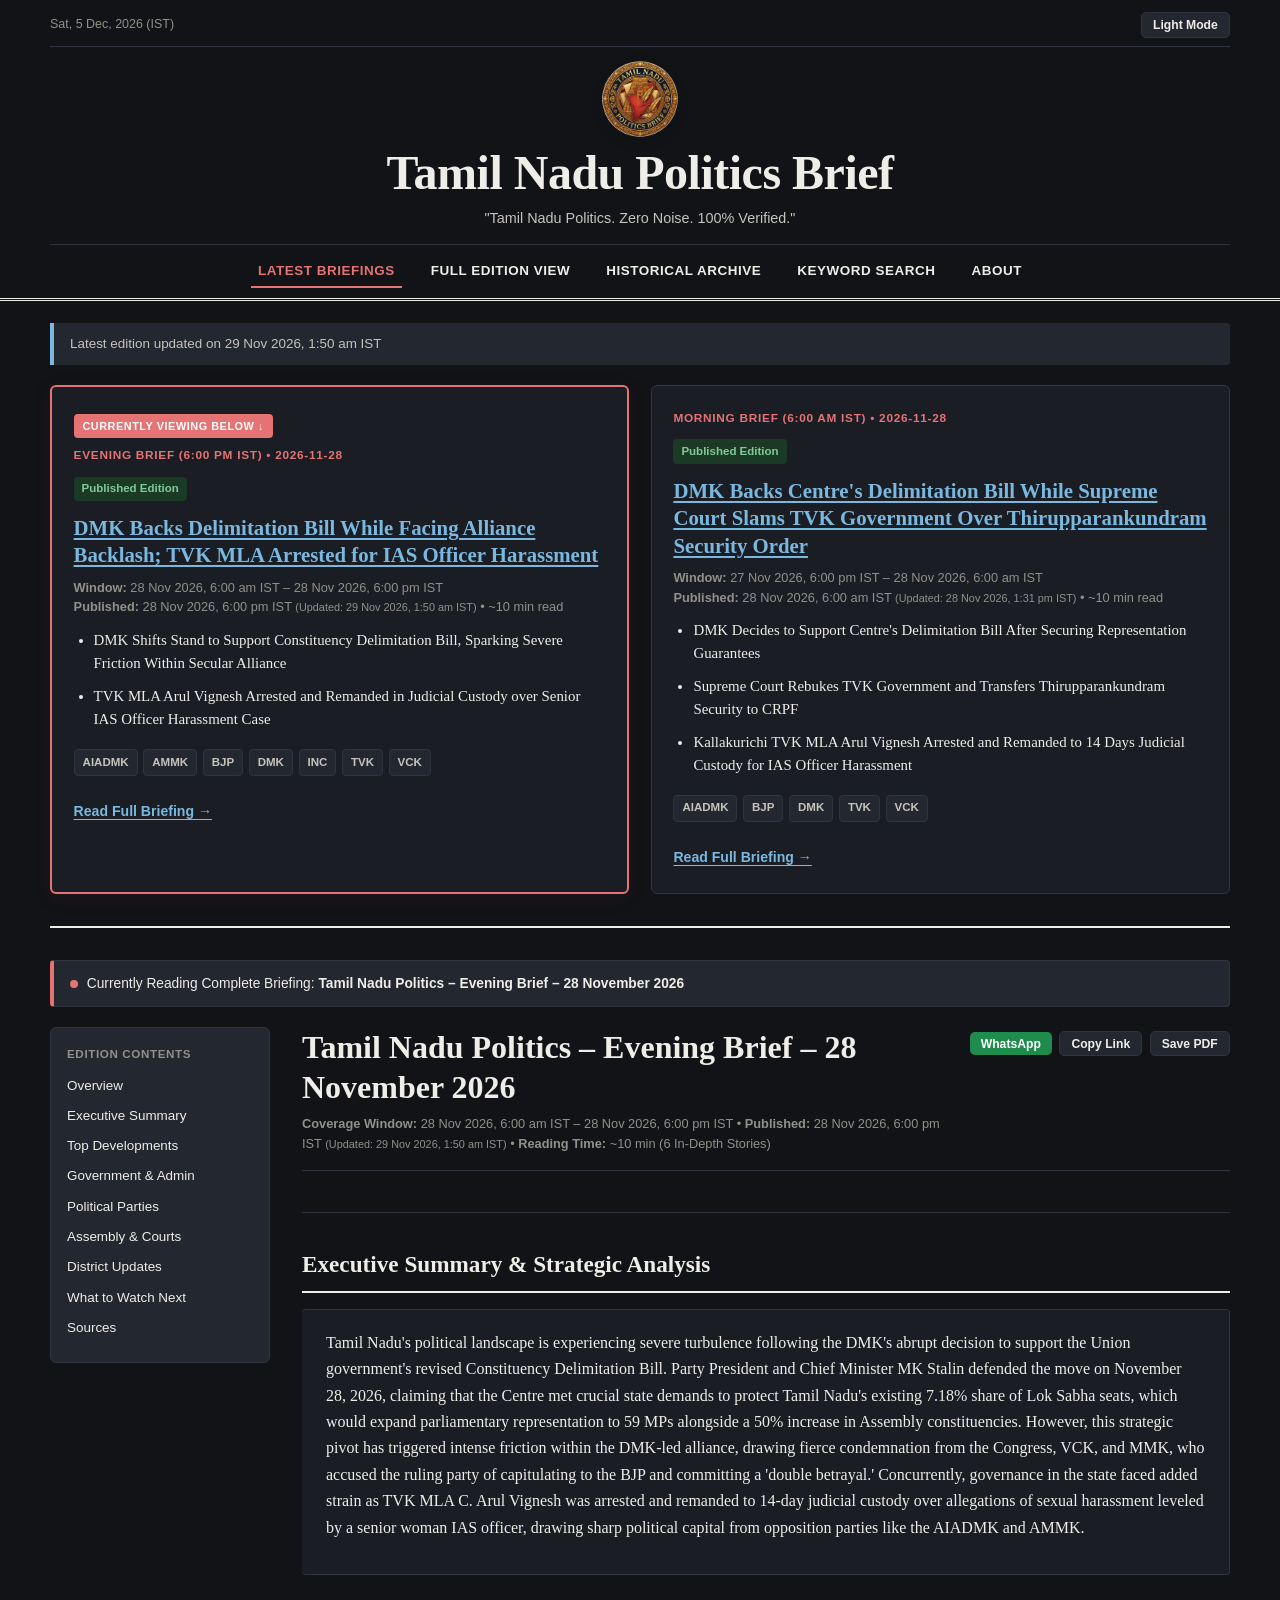
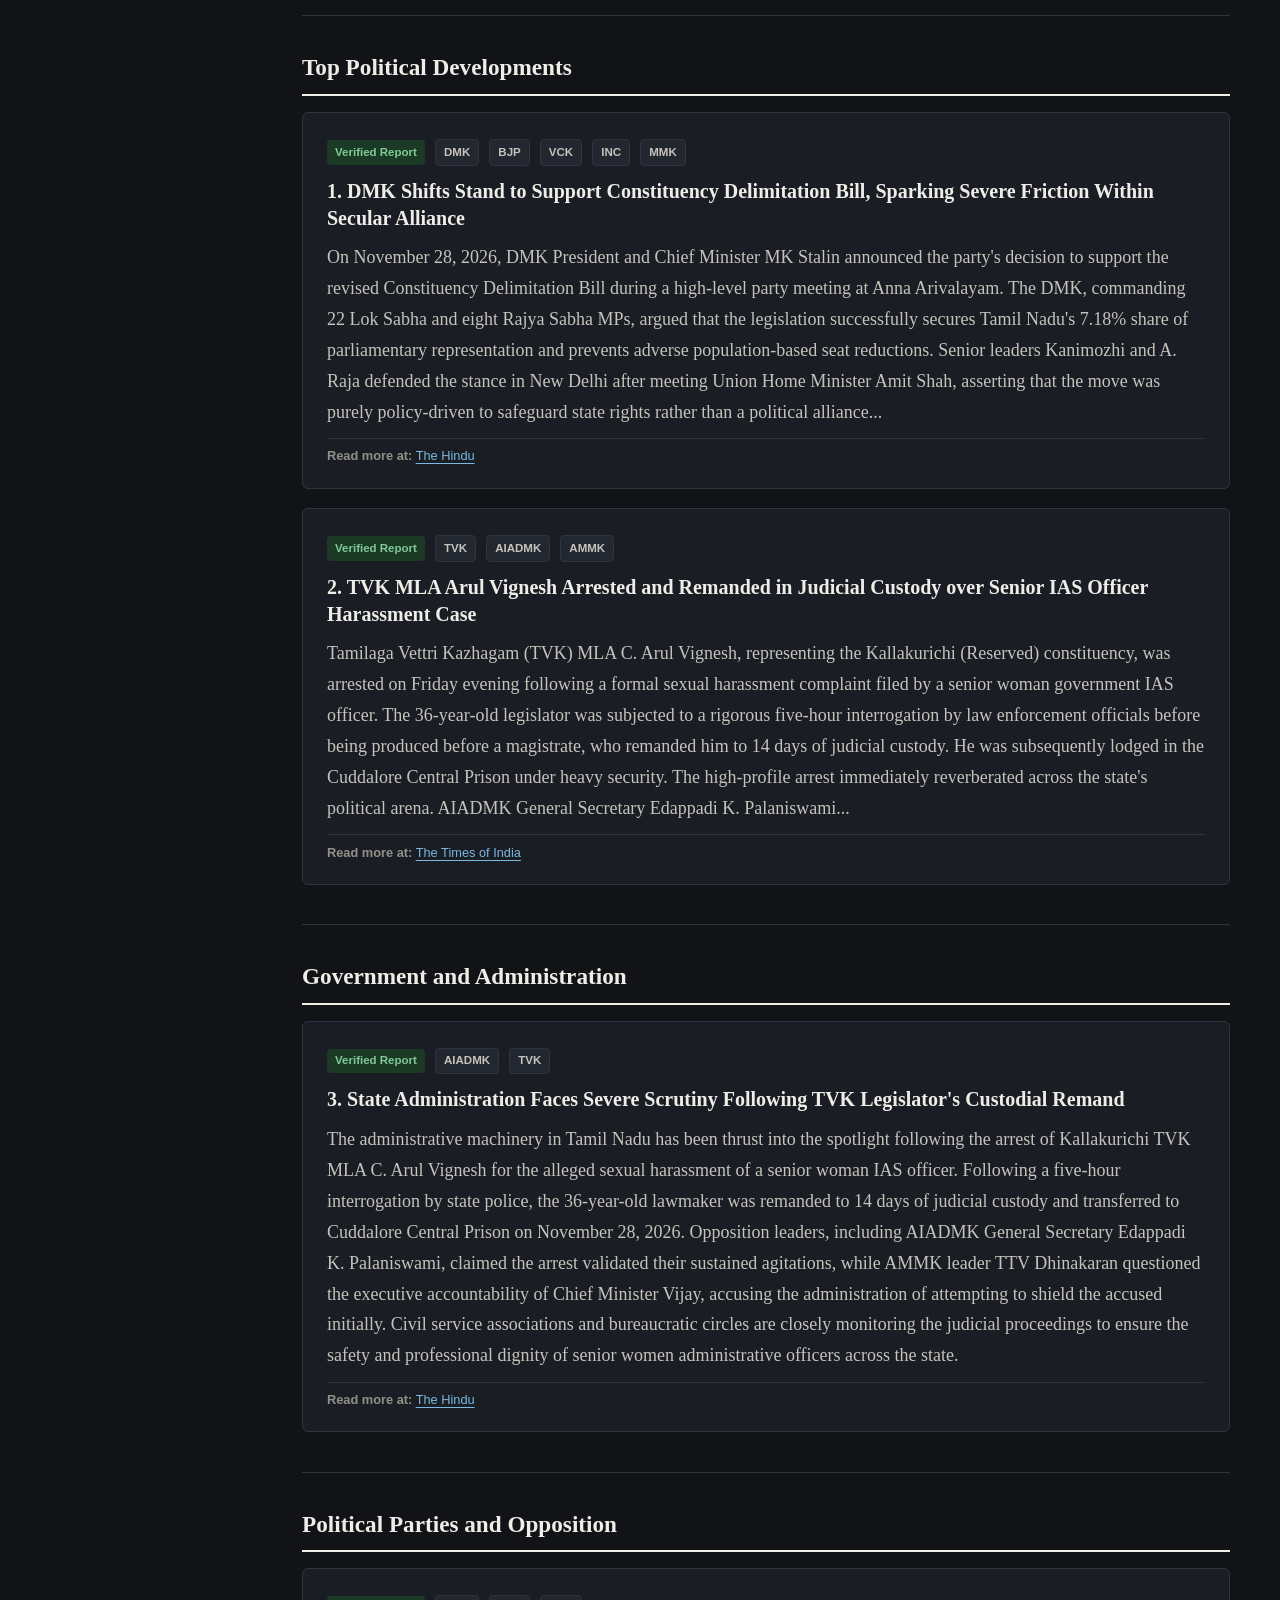
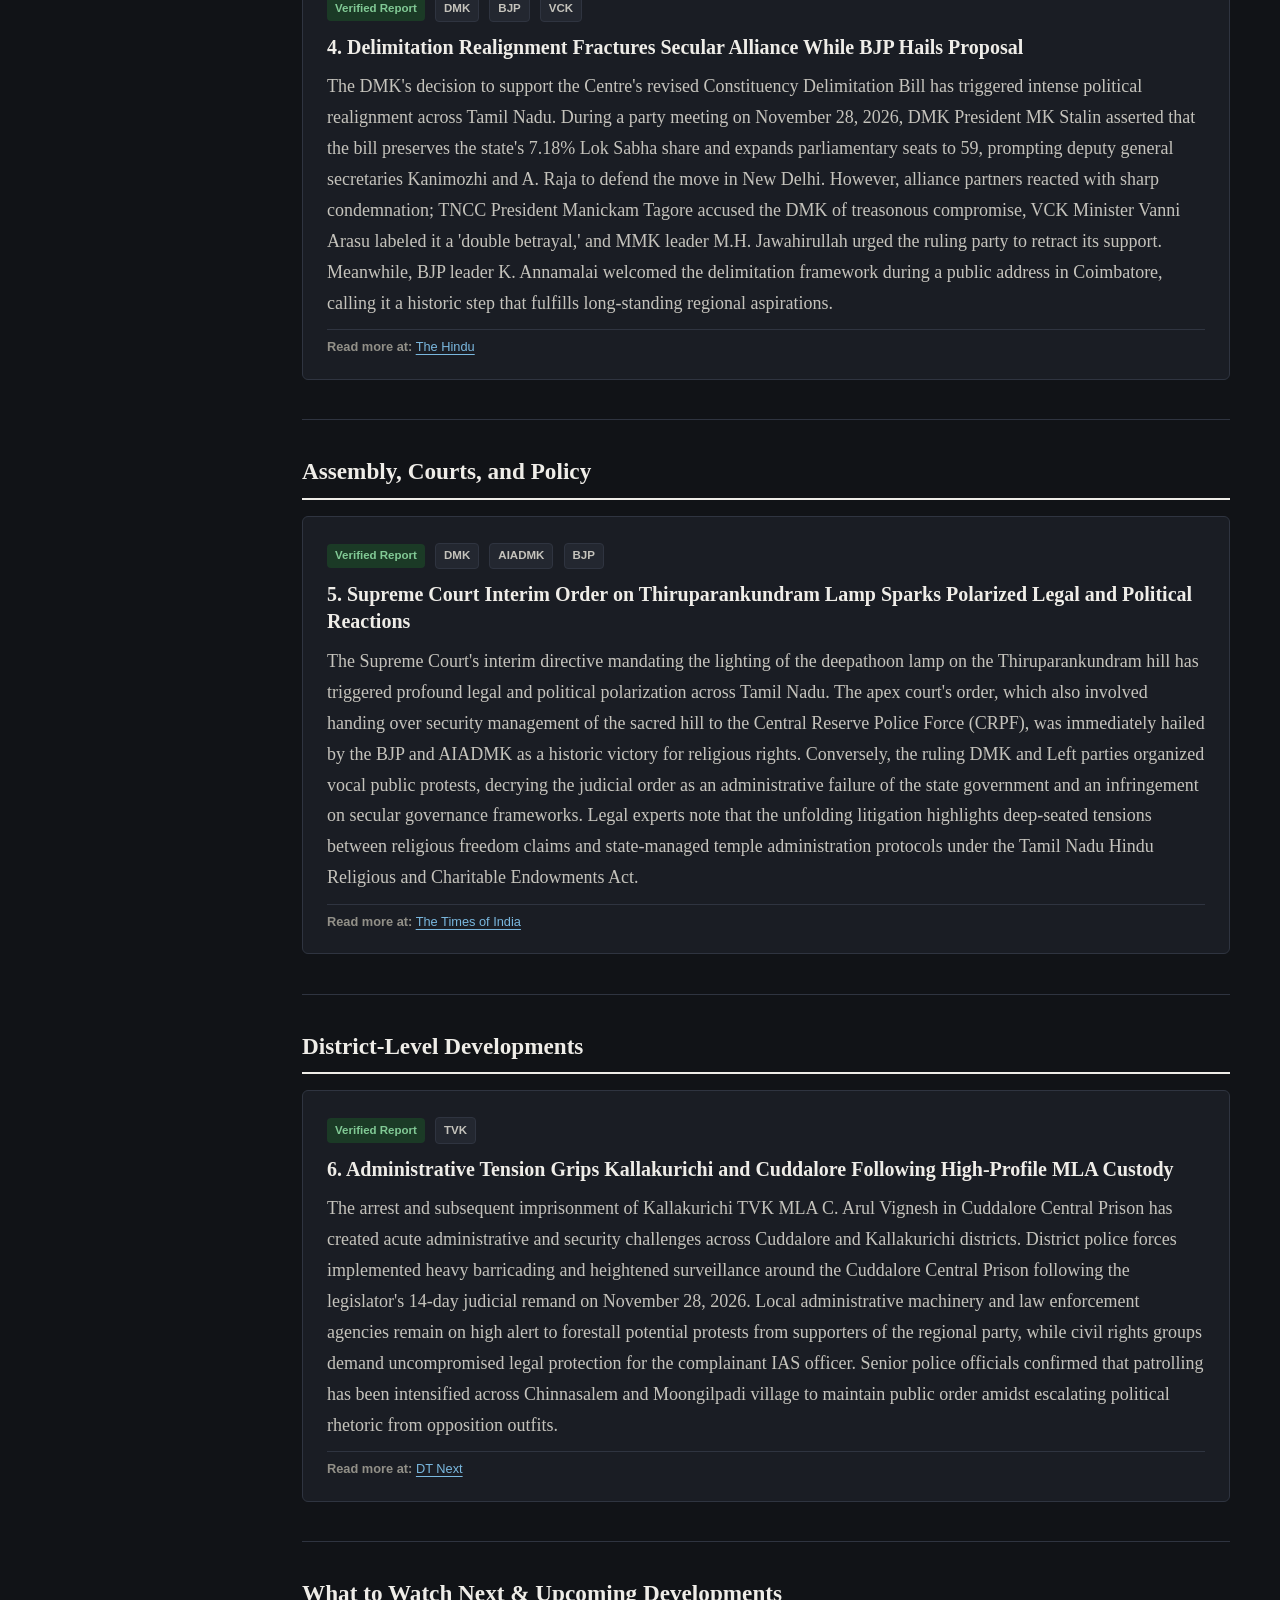
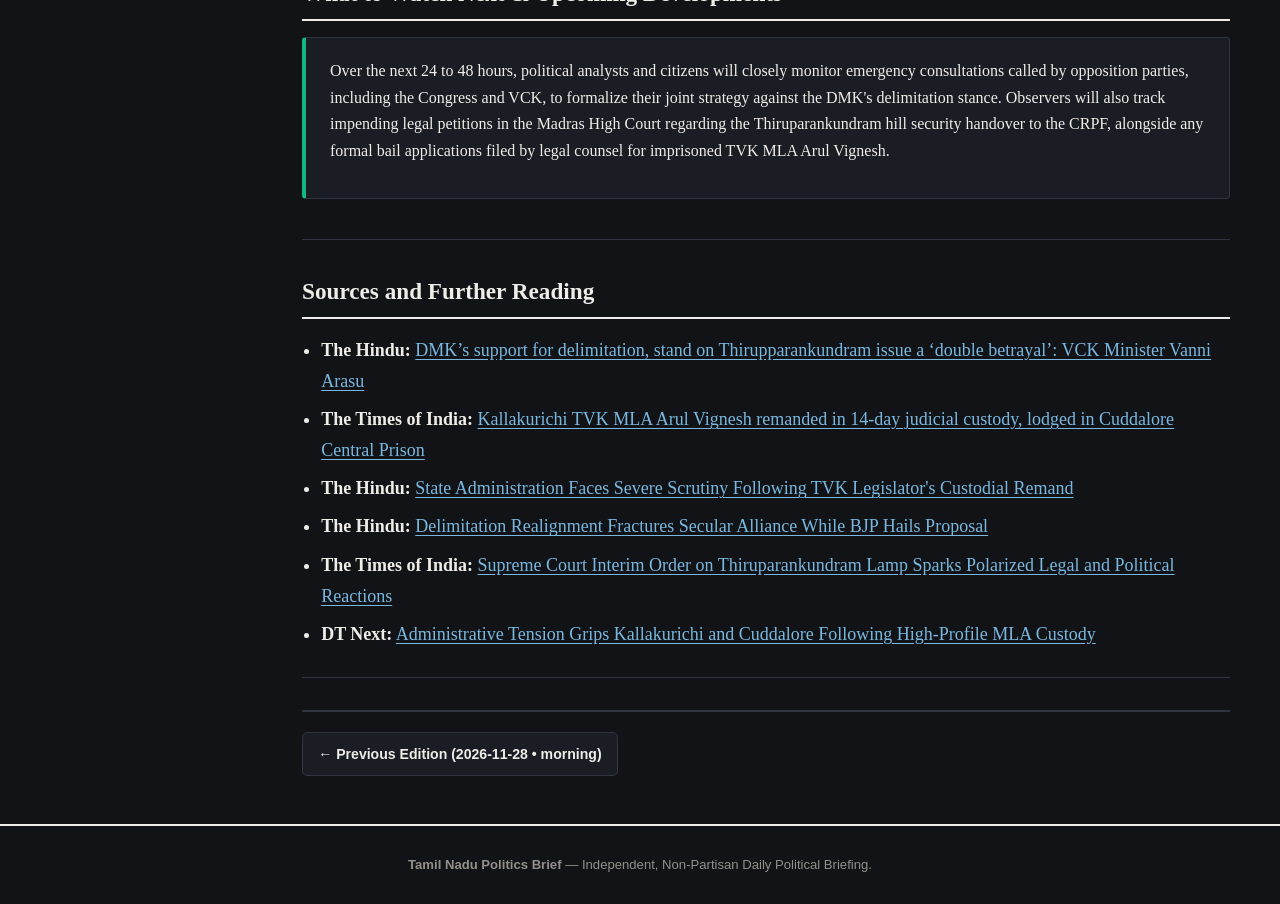
<file: index.html>
﻿<!DOCTYPE html>
<html lang="en">

<head>
    <meta charset="UTF-8">
    <meta name="viewport" content="width=device-width, initial-scale=1.0">
    <title>Tamil Nadu Politics Brief | Twice-Daily Political Newspaper & Archive</title>
    <meta name="description"
        content="Free, neutral, twice-daily digital newspaper covering Tamil Nadu politics, DMK, AIADMK, TVK, BJP, state policies, assembly proceedings, Madras High Court orders, and 38 districts. Published at 6:00 AM & 6:00 PM IST.">
    <meta name="keywords"
        content="tamil nadu politics, tn politics today, dmk news, aiadmk news, tvk vijay politics, tamil nadu news, mk stalin, edappadi palaniswami, tvk party news, madras high court, tamil nadu assembly, chennai politics, regional news tamil nadu, dinamani, the hindu tamil nadu, tamil nadu elections 2026, tamil nadu government policies, district politics tamil nadu">
    <meta name="author" content="Tamil Nadu Politics Brief">
    <meta name="robots" content="index, follow">
    <link rel="canonical" href="https://vishnu-aravind-99.github.io/tamil-nadu-politics-brief/">

    <!-- Open Graph / Facebook / WhatsApp Preview -->
    <meta property="og:type" content="website">
    <meta property="og:url" content="https://vishnu-aravind-99.github.io/tamil-nadu-politics-brief/">
    <meta property="og:title" content="Tamil Nadu Politics Brief | Zero Noise. 100% Verified.">
    <meta property="og:description" content="Twice-daily digital newspaper tracking Tamil Nadu governance, political parties, assembly, courts, and 38 districts.">
    <meta property="og:site_name" content="Tamil Nadu Politics Brief">
    <meta property="og:locale" content="en_IN">

    <!-- Twitter Card -->
    <meta property="og:image" content="https://vishnu-aravind-99.github.io/tamil-nadu-politics-brief/assets/images/logo.jpg">
    <meta property="og:image:width" content="1200">
    <meta property="og:image:height" content="896">

    <!-- Twitter Card -->
    <meta name="twitter:card" content="summary_large_image">
    <meta name="twitter:image" content="https://vishnu-aravind-99.github.io/tamil-nadu-politics-brief/assets/images/logo.jpg">
    <meta name="twitter:title" content="Tamil Nadu Politics Brief">
    <meta name="twitter:description" content="Twice-daily digital political newspaper tracking Tamil Nadu politics, assembly, courts, and 38 districts.">

    <link rel="icon" type="image/png" sizes="128x128" href="assets/images/favicon.png">
    <link rel="alternate icon" href="favicon.ico">
    <link rel="apple-touch-icon" href="assets/images/favicon.png">
    <link rel="stylesheet" href="assets/css/style.css?v=20261105_v1">

    <!-- Structured Data (Schema.org) for Google News / Search Engines -->
    <script type="application/ld+json">
    {
      "@context": "https://schema.org",
      "@type": "NewsMediaOrganization",
      "name": "Tamil Nadu Politics Brief",
      "url": "https://vishnu-aravind-99.github.io/tamil-nadu-politics-brief/",
      "description": "Free, neutral, twice-daily digital political newspaper tracking Tamil Nadu governance, political parties, assembly, courts, and district developments.",
      "publishingPrinciples": "https://vishnu-aravind-99.github.io/tamil-nadu-politics-brief/about.html"
    }
    </script>
</head>

<body>
    <header class="masthead">
        <div class="container">
            <div class="masthead-utility-bar">
                <span id="ist-date-display" class="date-chip">Asia/Kolkata (IST)</span>
                <button id="theme-toggle" class="theme-btn" type="button">Dark Mode</button>
            </div>
            <div class="masthead-brand">
                <a href="index.html" class="masthead-logo-link" aria-label="Home">
                    <img src="assets/images/logo.png" alt="Tamil Nadu Politics Brief Emblem" class="masthead-logo" width="76" height="76">
                </a>
                <h1 class="masthead-title"><a href="index.html">Tamil Nadu Politics Brief</a></h1>
                <p class="masthead-tagline">"Tamil Nadu Politics. Zero Noise. 100% Verified."</p>
            </div>
            <nav class="nav-bar" aria-label="Primary Navigation">
                <a href="index.html" class="active">Latest Briefings</a>
                <a href="edition.html">Full Edition View</a>
                <a href="archive.html">Historical Archive</a>
                <a href="search.html">Keyword Search</a>
                <a href="about.html">About</a>
            </nav>
        </div>
    </header>

    <main class="container">
        <div id="system-status-banner" class="status-banner">
            Loading latest briefing...
        </div>

        <section aria-label="Today's Editions">
            <div id="latest-editions-grid" class="edition-grid"></div>
        </section>

        <hr style="border:none;border-top:2px solid var(--border-strong);margin:2rem 0;">

        <section aria-label="Most Recent Available Edition">
            <div id="lead-edition-preview"></div>
        </section>
    </main>

    <footer class="footer">
        <div class="container">
            <p><strong>Tamil Nadu Politics Brief</strong> &mdash; Independent, Non-Partisan Daily Political Briefing.
            </p>
        </div>
    </footer>

    <script src="assets/js/app.js?v=20261105_v1"></script>
</body>

</html>
</file>
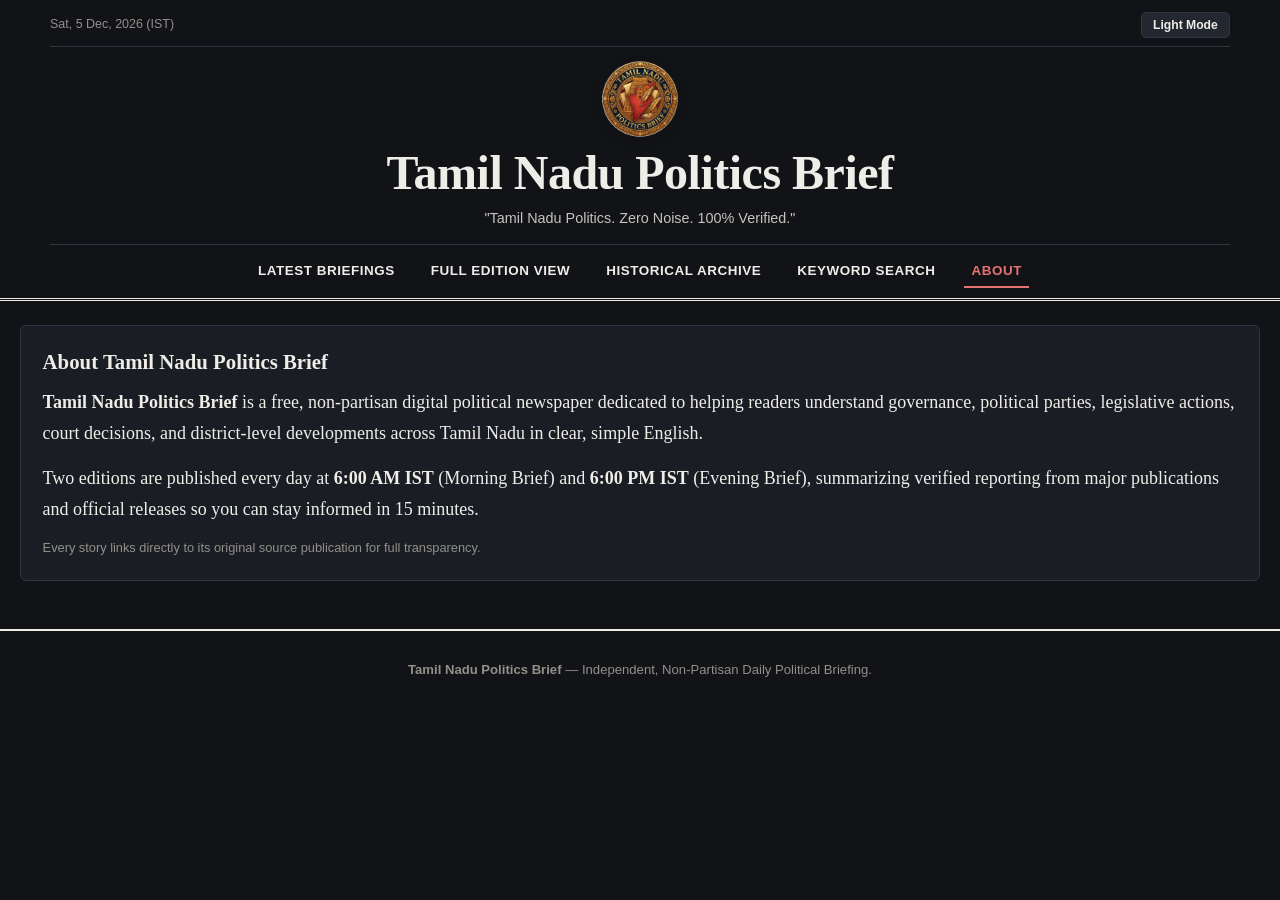
<file: about.html>
﻿<!DOCTYPE html>
<html lang="en">

<head>
    <meta charset="UTF-8">
    <meta name="viewport" content="width=device-width, initial-scale=1.0">
    <title>About | Tamil Nadu Politics Brief</title>
    <link rel="icon" type="image/png" sizes="128x128" href="assets/images/favicon.png">
    <link rel="alternate icon" href="favicon.ico">
    <link rel="apple-touch-icon" href="assets/images/favicon.png">
    <link rel="stylesheet" href="assets/css/style.css?v=20261105_v1">
</head>

<body>
    <header class="masthead">
        <div class="container">
            <div class="masthead-utility-bar">
                <span id="ist-date-display" class="date-chip">Asia/Kolkata (IST)</span>
                <button id="theme-toggle" class="theme-btn" type="button">Dark Mode</button>
            </div>
            <div class="masthead-brand">
                <a href="index.html" class="masthead-logo-link" aria-label="Home">
                    <img src="assets/images/logo.png" alt="Tamil Nadu Politics Brief Emblem" class="masthead-logo" width="76" height="76">
                </a>
                <h1 class="masthead-title"><a href="index.html">Tamil Nadu Politics Brief</a></h1>
                <p class="masthead-tagline">"Tamil Nadu Politics. Zero Noise. 100% Verified."</p>
            </div>
            <nav class="nav-bar" aria-label="Primary Navigation">
                <a href="index.html" class="active">Latest Briefings</a>
                <a href="edition.html">Full Edition View</a>
                <a href="archive.html">Historical Archive</a>
                <a href="search.html">Keyword Search</a>
                <a href="about.html">About</a>
            </nav>
        </div>
    </header>

    <main class="container" style="max-width:var(--reading-width);">
        <section class="card" style="margin-top:1.5rem;">
            <h2 style="margin-bottom:0.75rem;">About Tamil Nadu Politics Brief</h2>
            <p style="margin-bottom:0.85rem;">
                <strong>Tamil Nadu Politics Brief</strong> is a free, non-partisan digital political newspaper dedicated
                to helping readers understand governance, political parties, legislative actions, court decisions, and
                district-level developments across Tamil Nadu in clear, simple English.
            </p>
            <p style="margin-bottom:0.85rem;">
                Two editions are published every day at <strong>6:00 AM IST</strong> (Morning Brief) and <strong>6:00 PM
                    IST</strong> (Evening Brief), summarizing verified reporting from major publications and official
                releases so you can stay informed in 15 minutes.
            </p>
            <p class="meta-line" style="margin-bottom:0;">
                Every story links directly to its original source publication for full transparency.
            </p>
        </section>
    </main>

    <footer class="footer">
        <div class="container">
            <p><strong>Tamil Nadu Politics Brief</strong> &mdash; Independent, Non-Partisan Daily Political Briefing.
            </p>
        </div>
    </footer>

    <script src="assets/js/app.js?v=20261105_v1"></script>
</body>

</html>
</file>
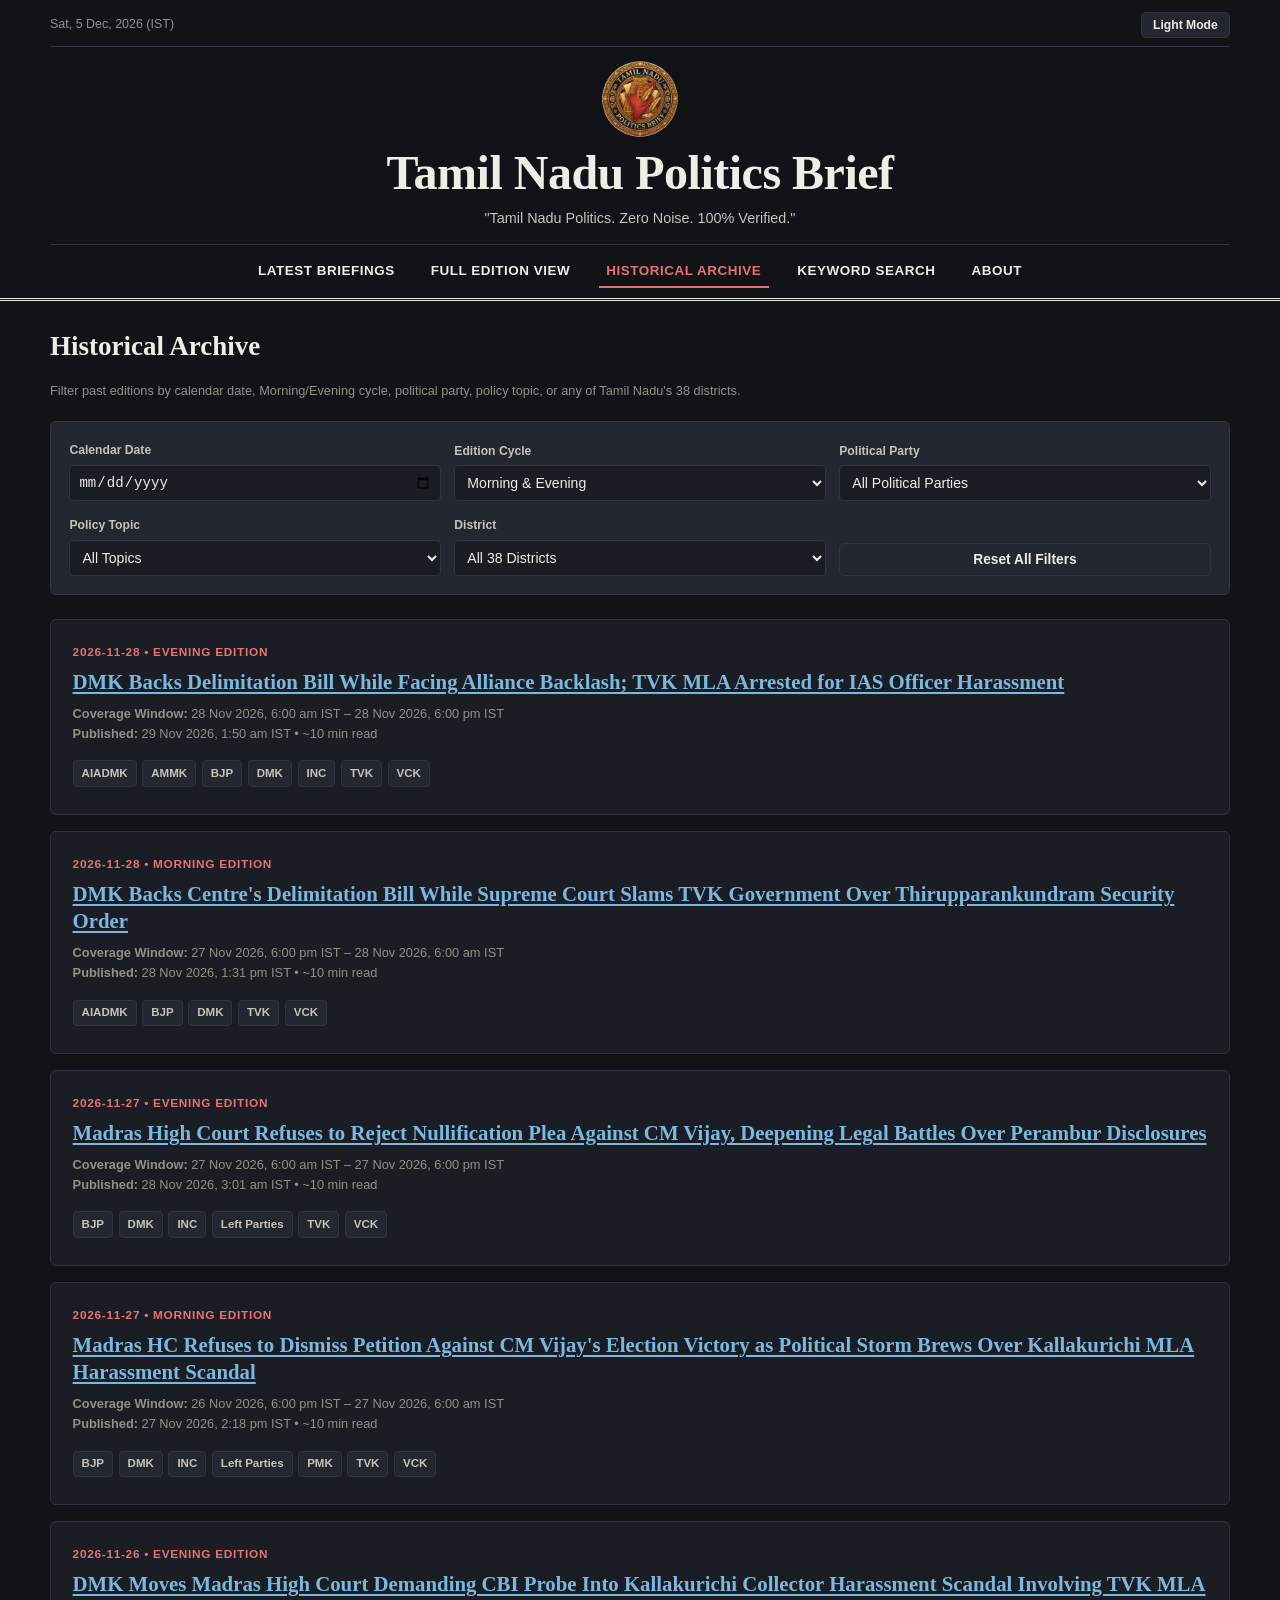
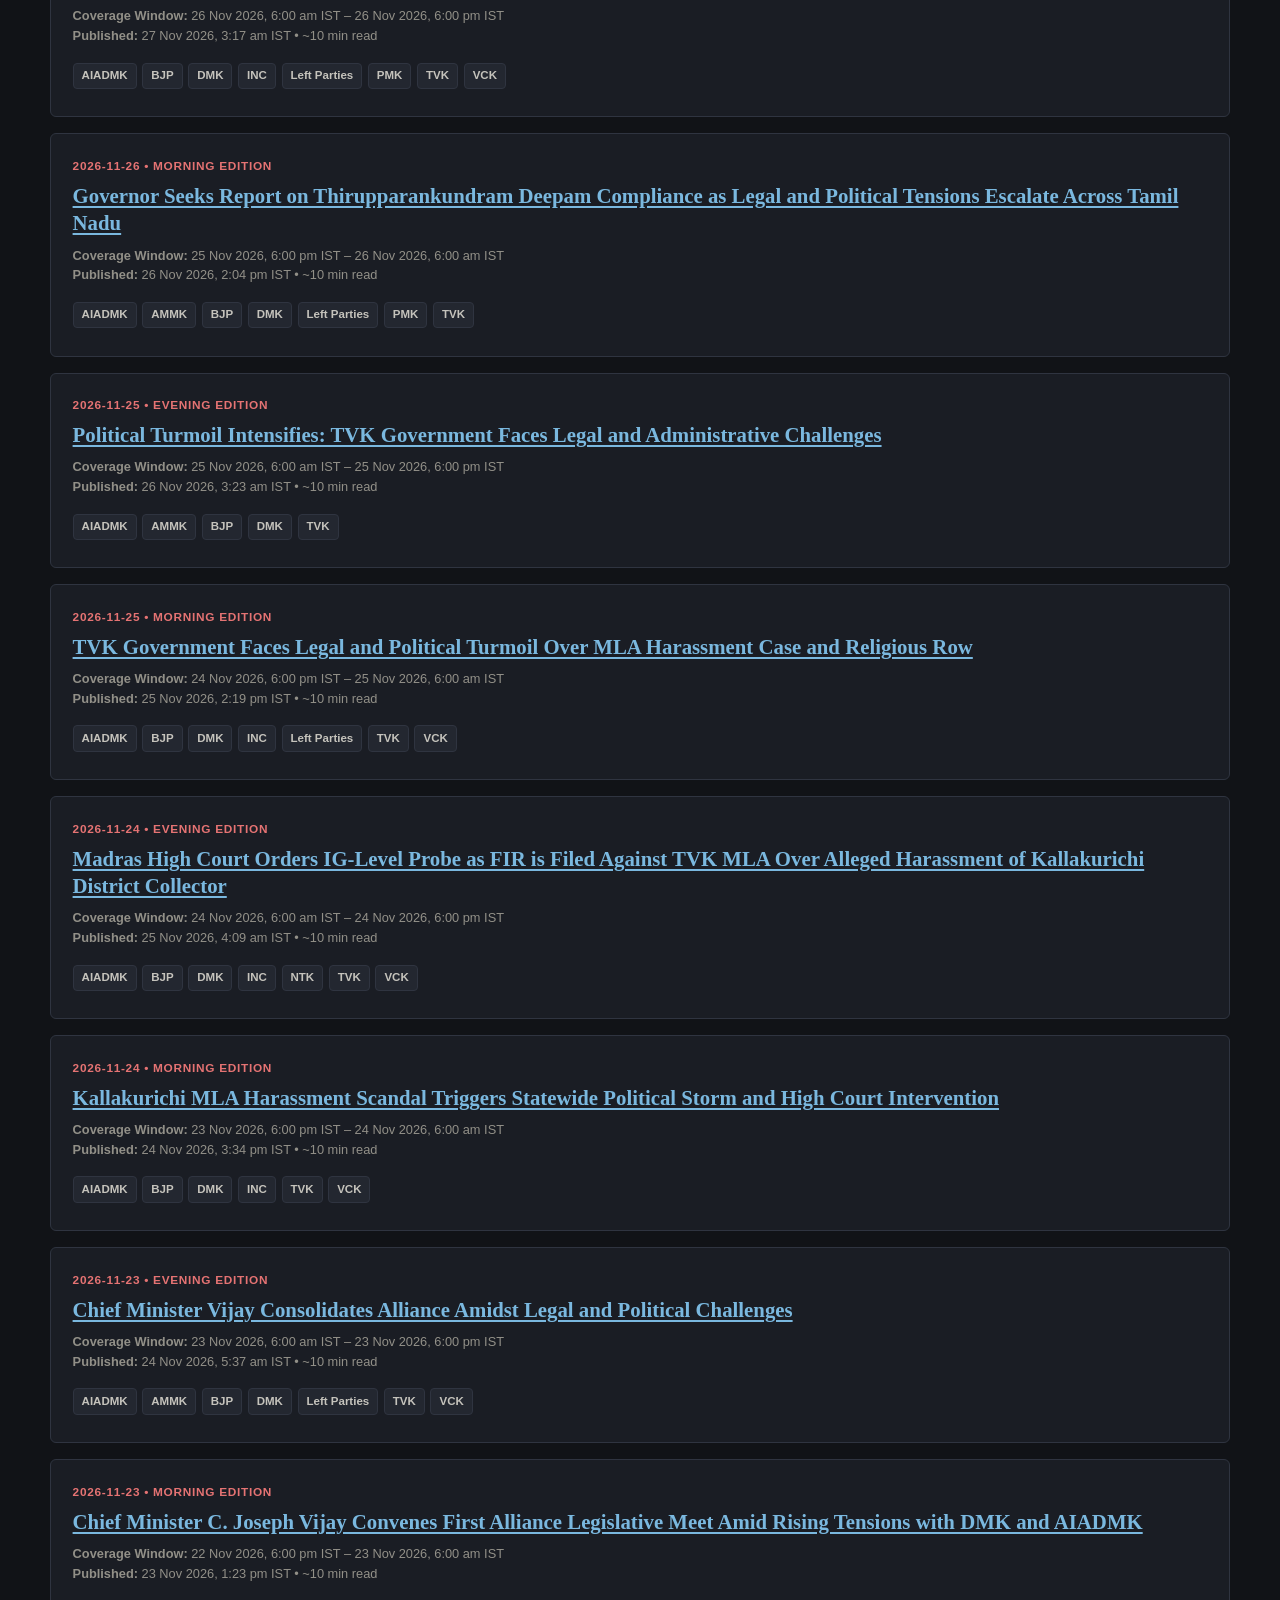
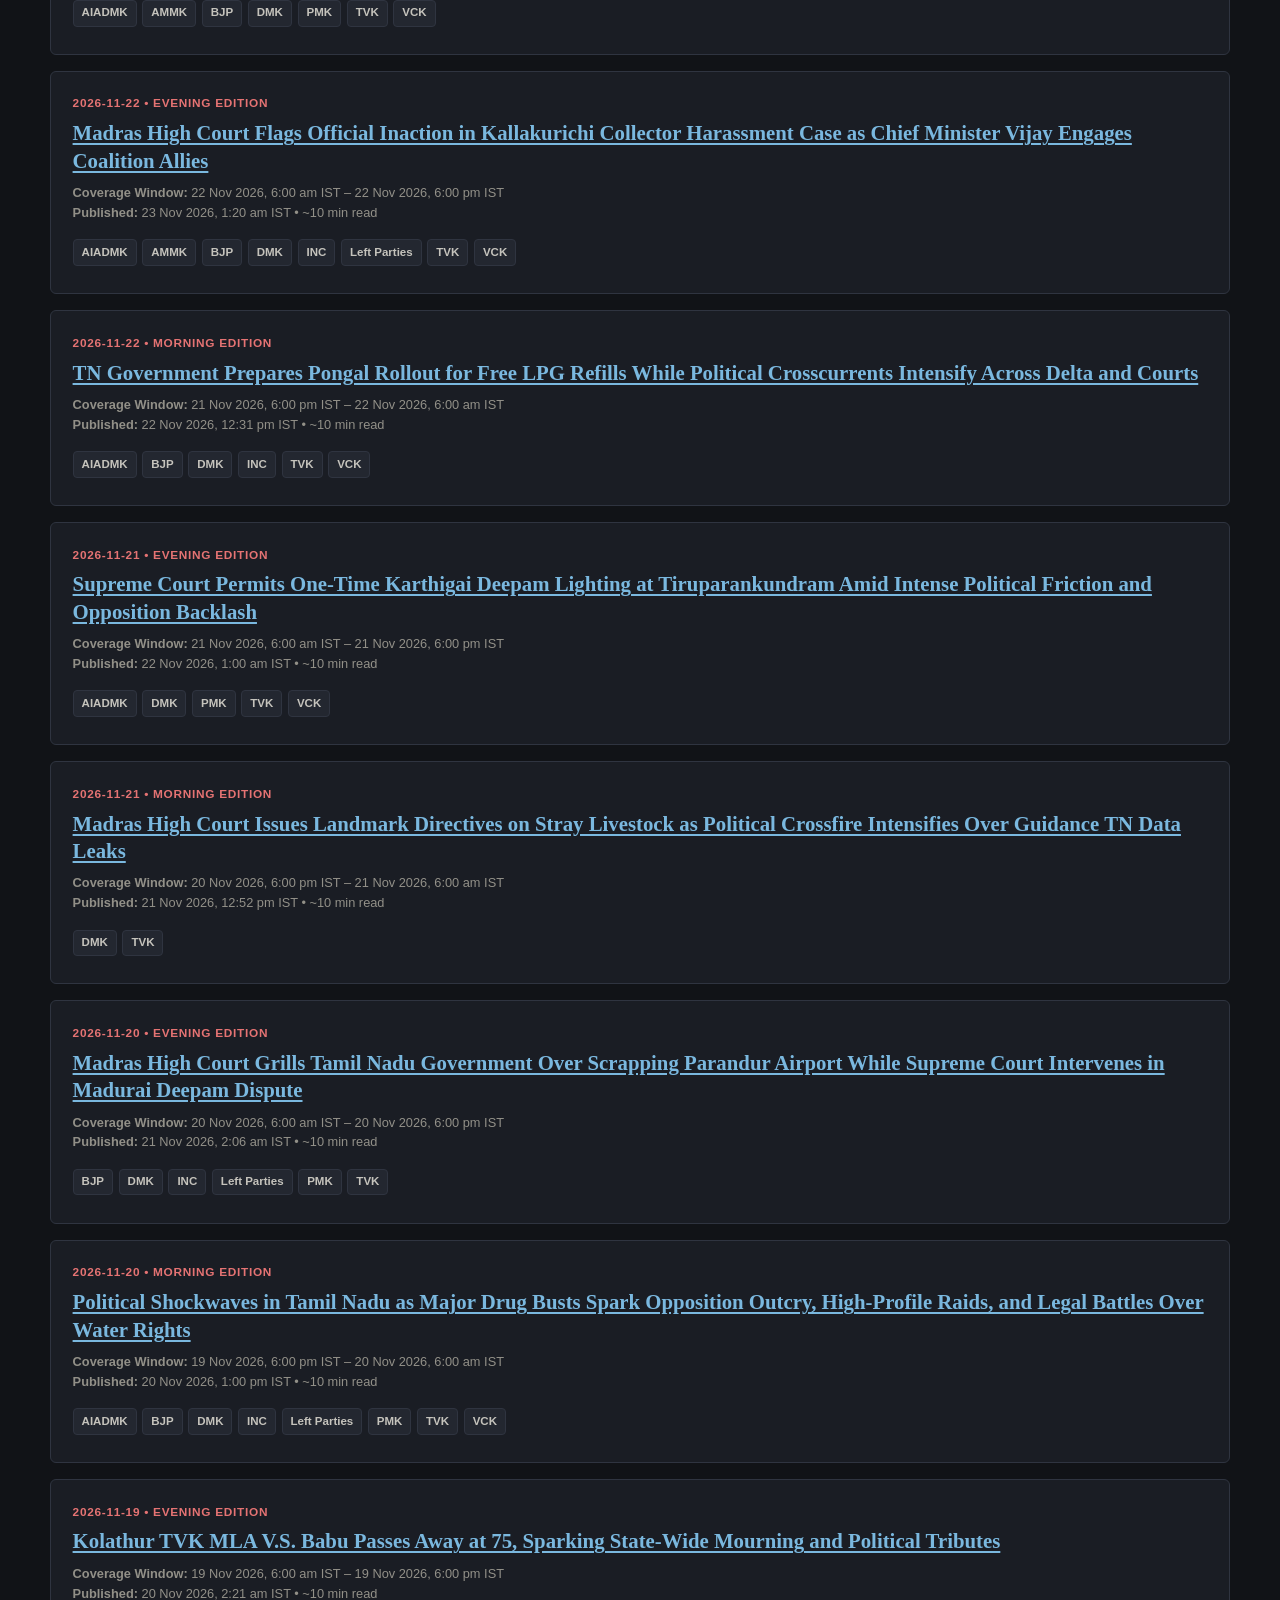
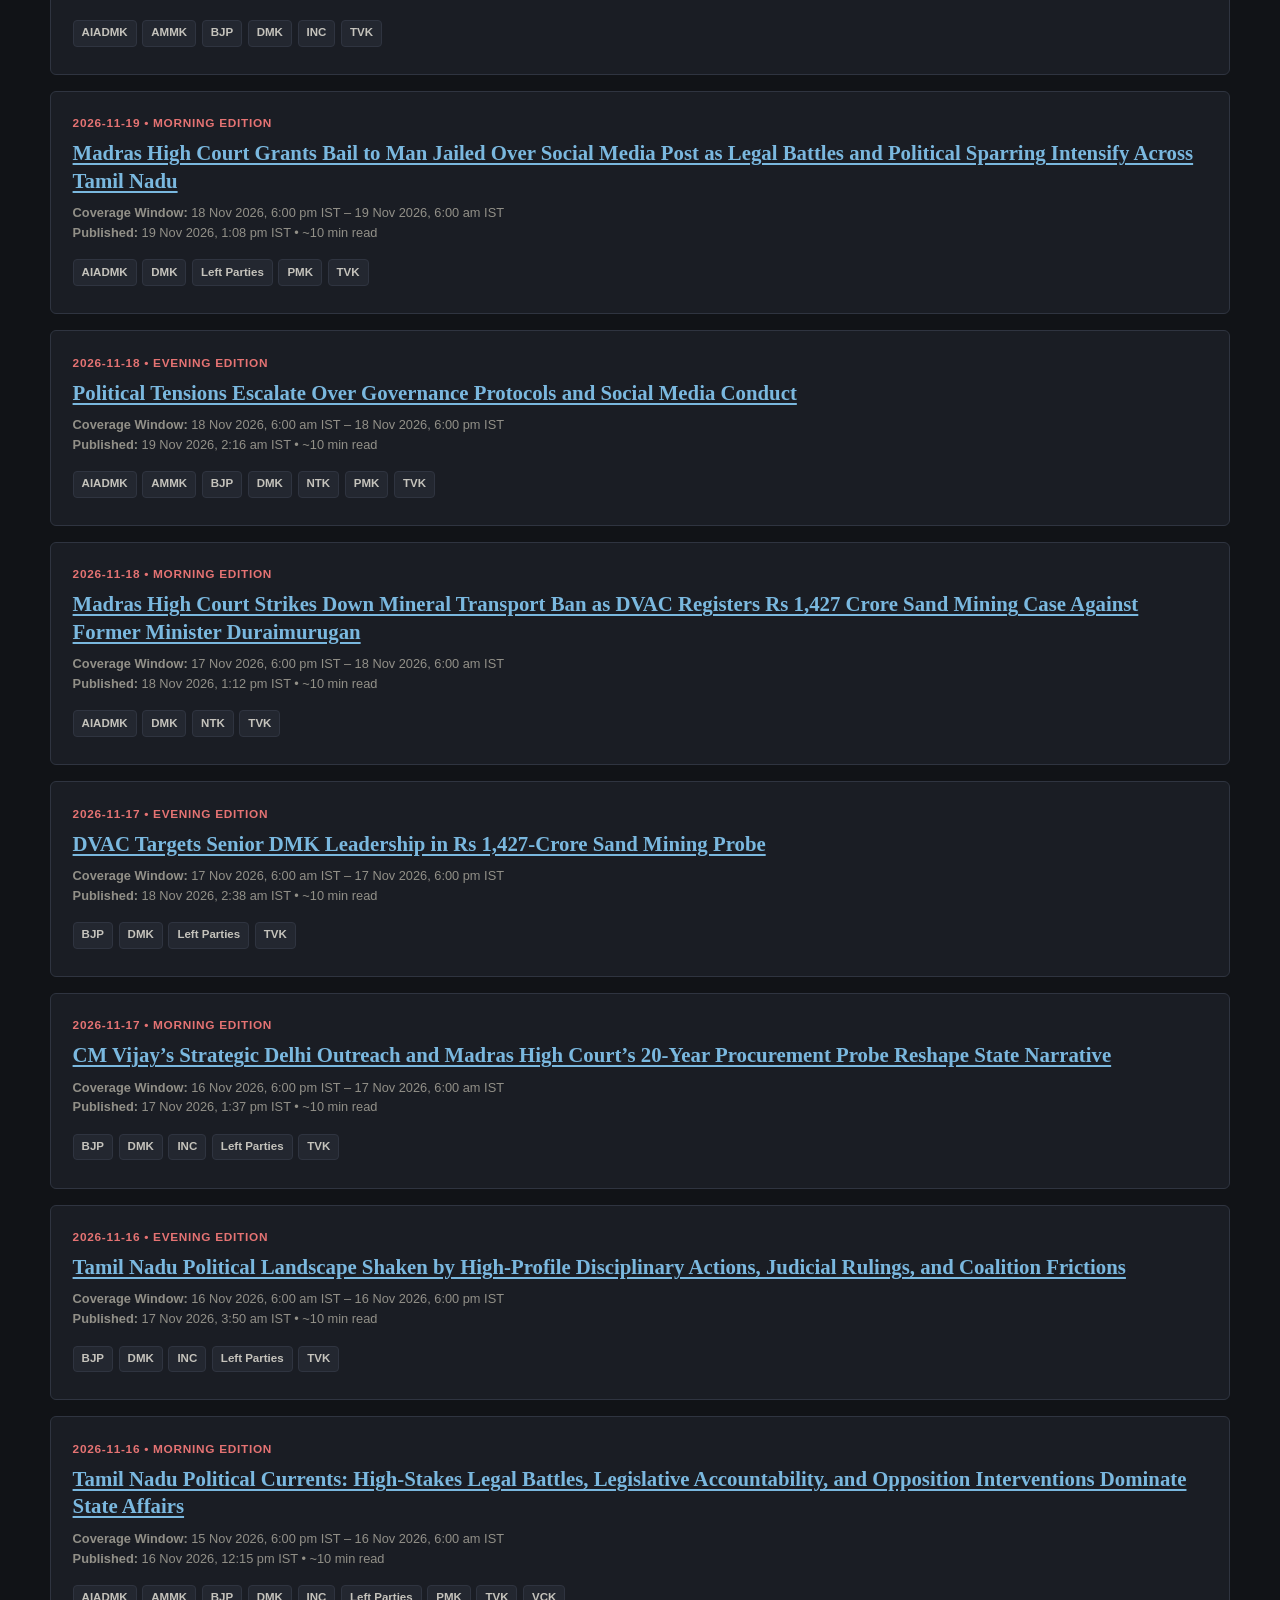
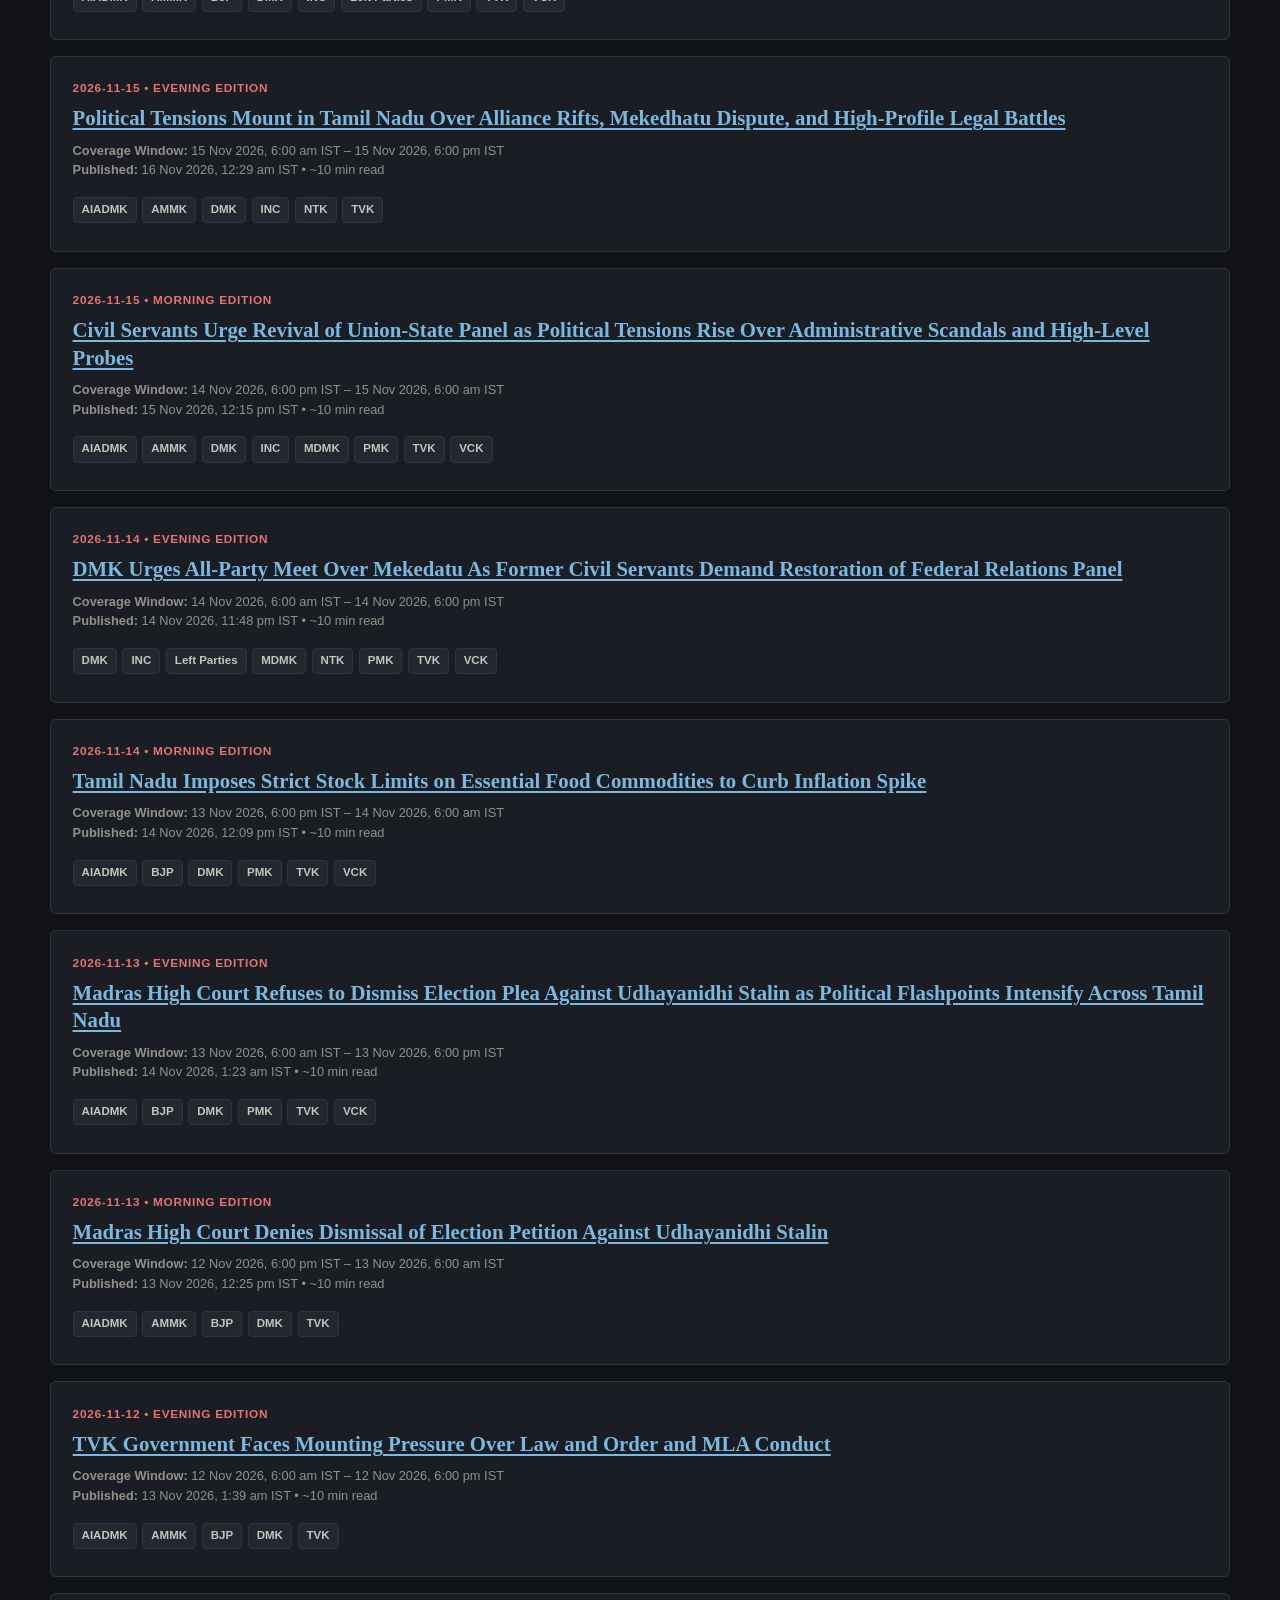
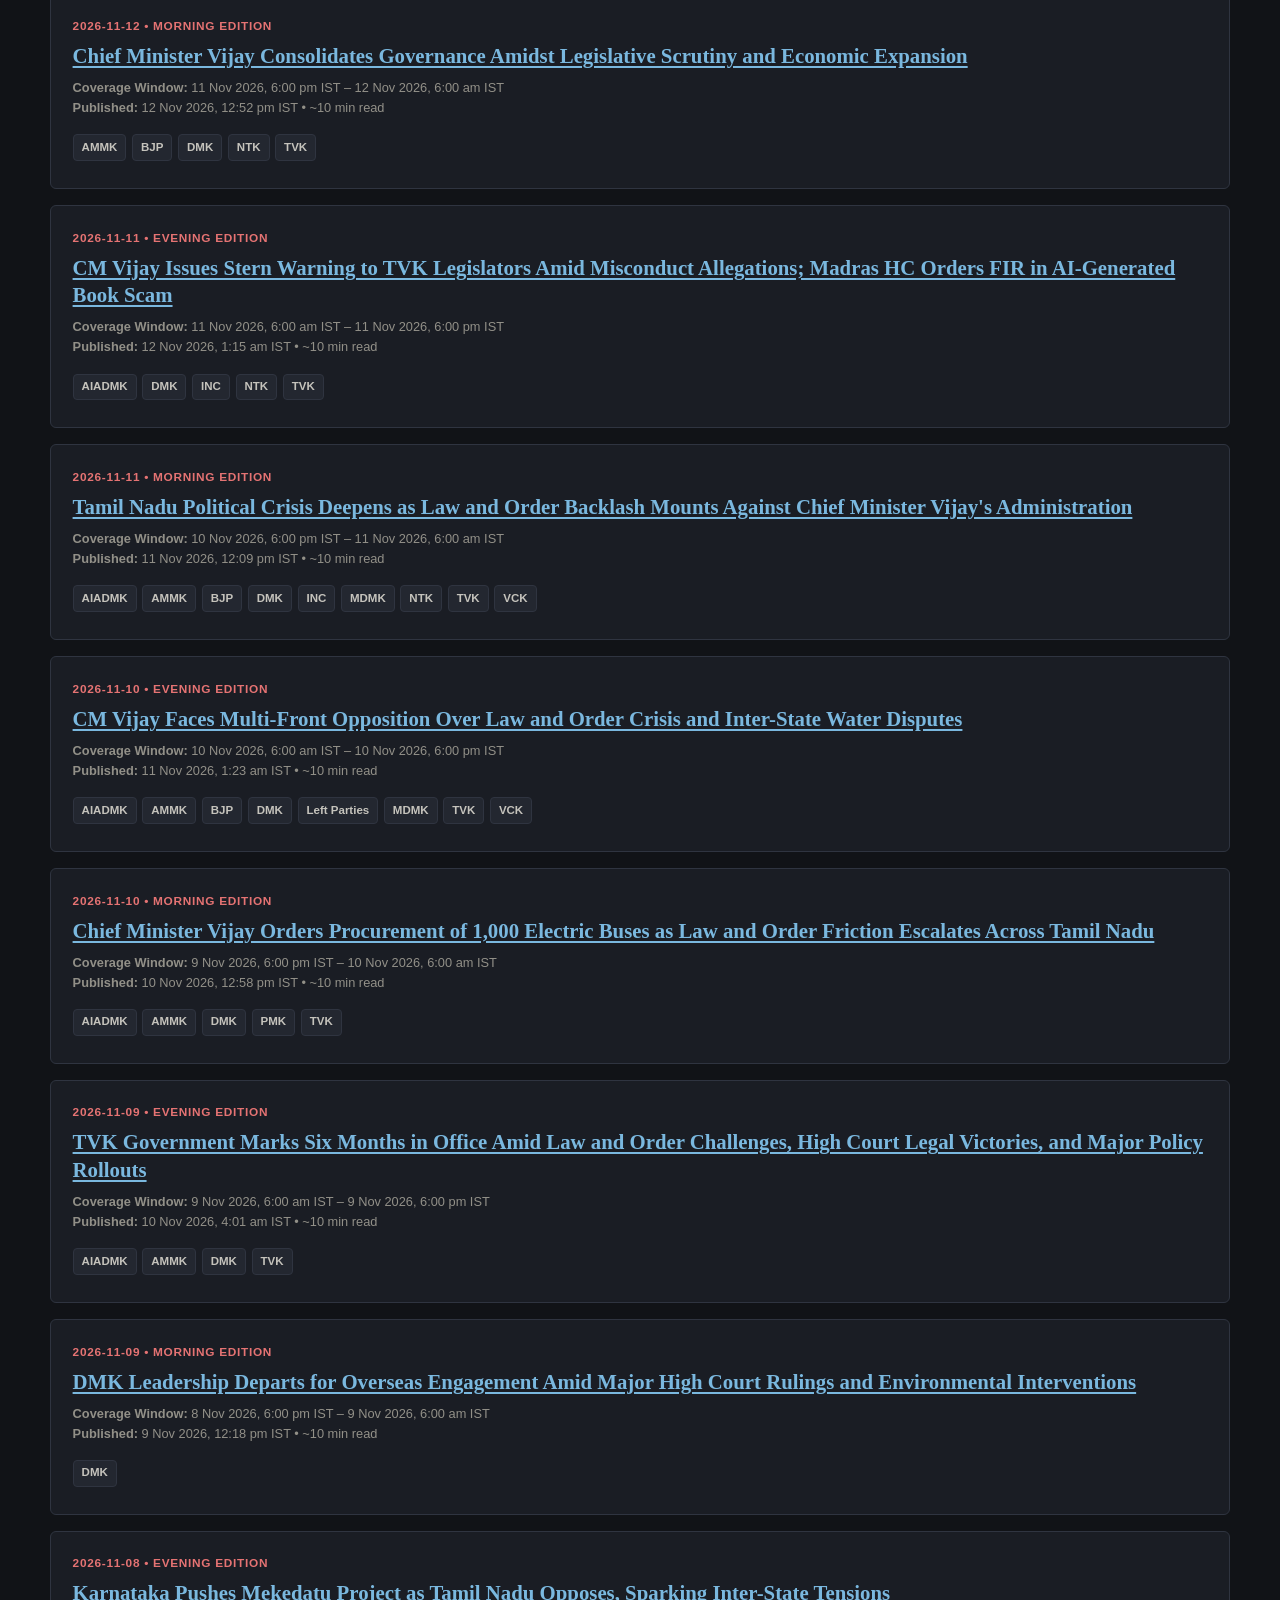
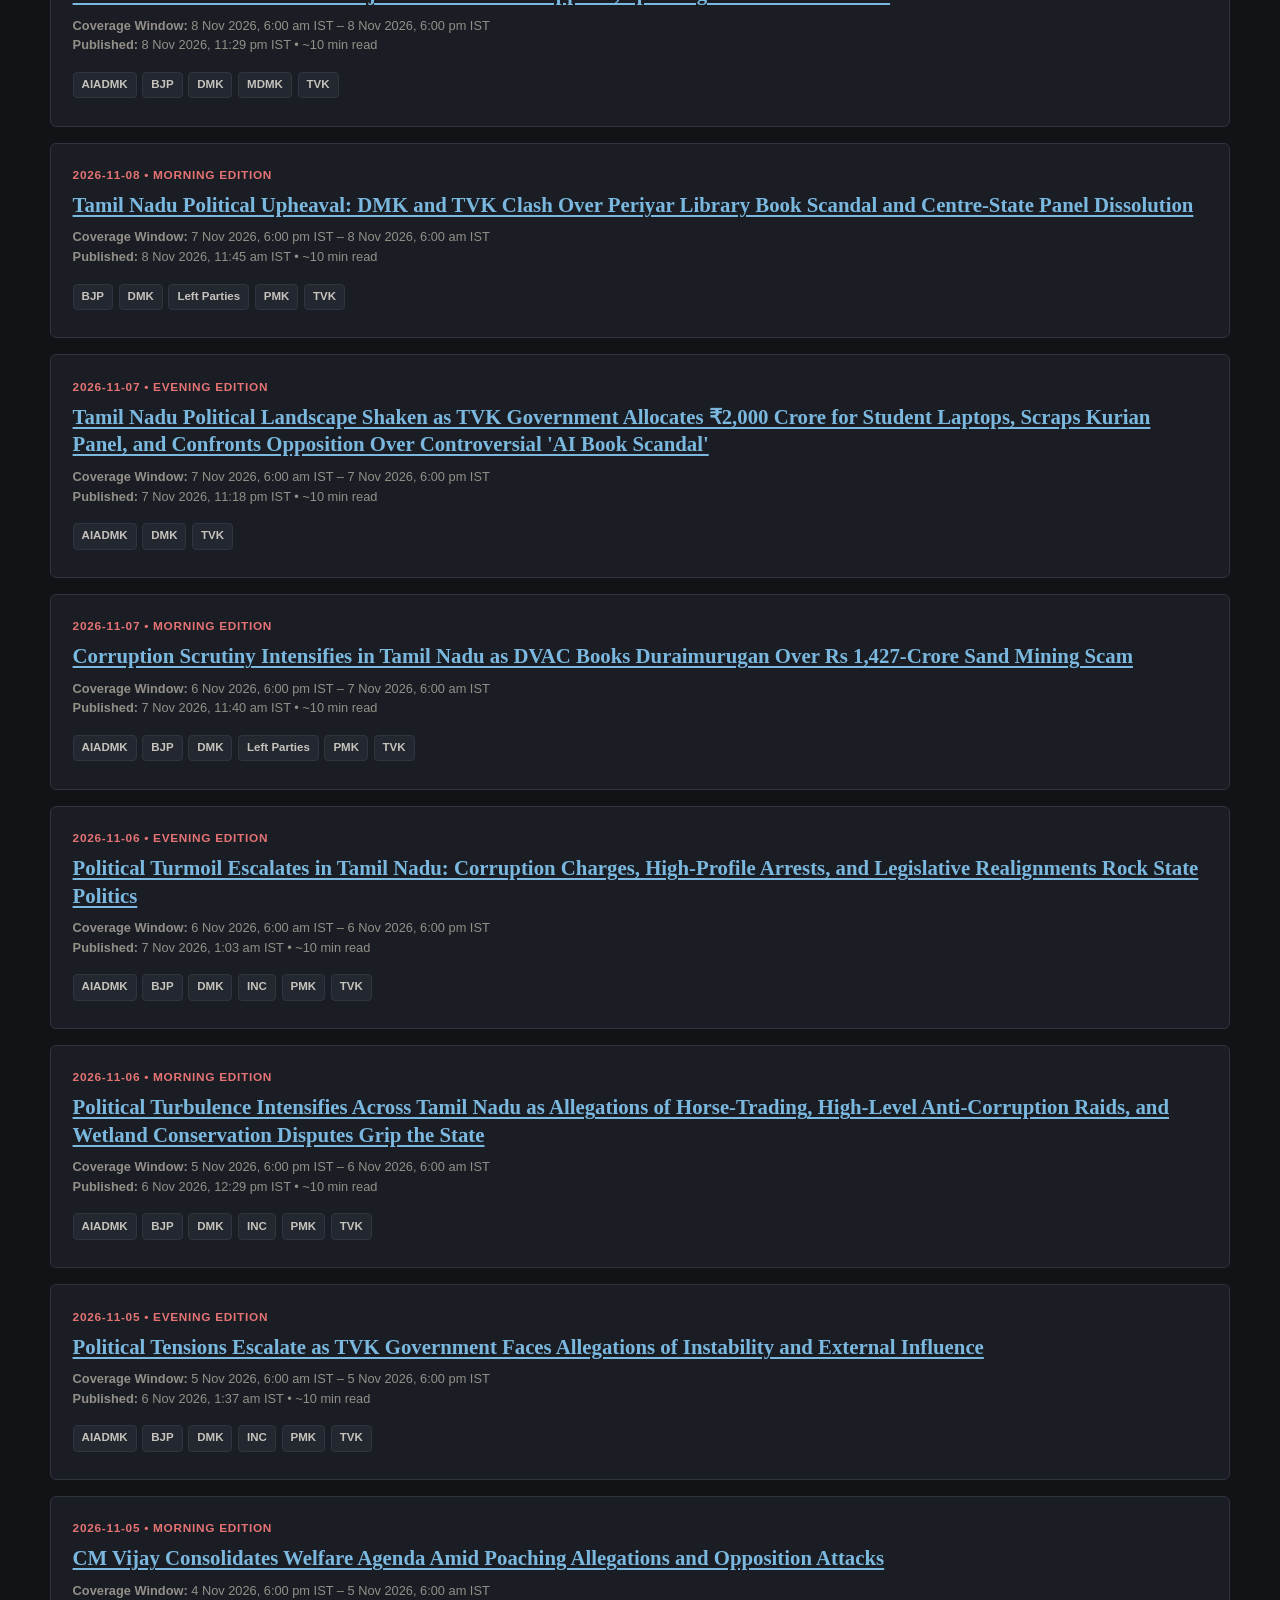
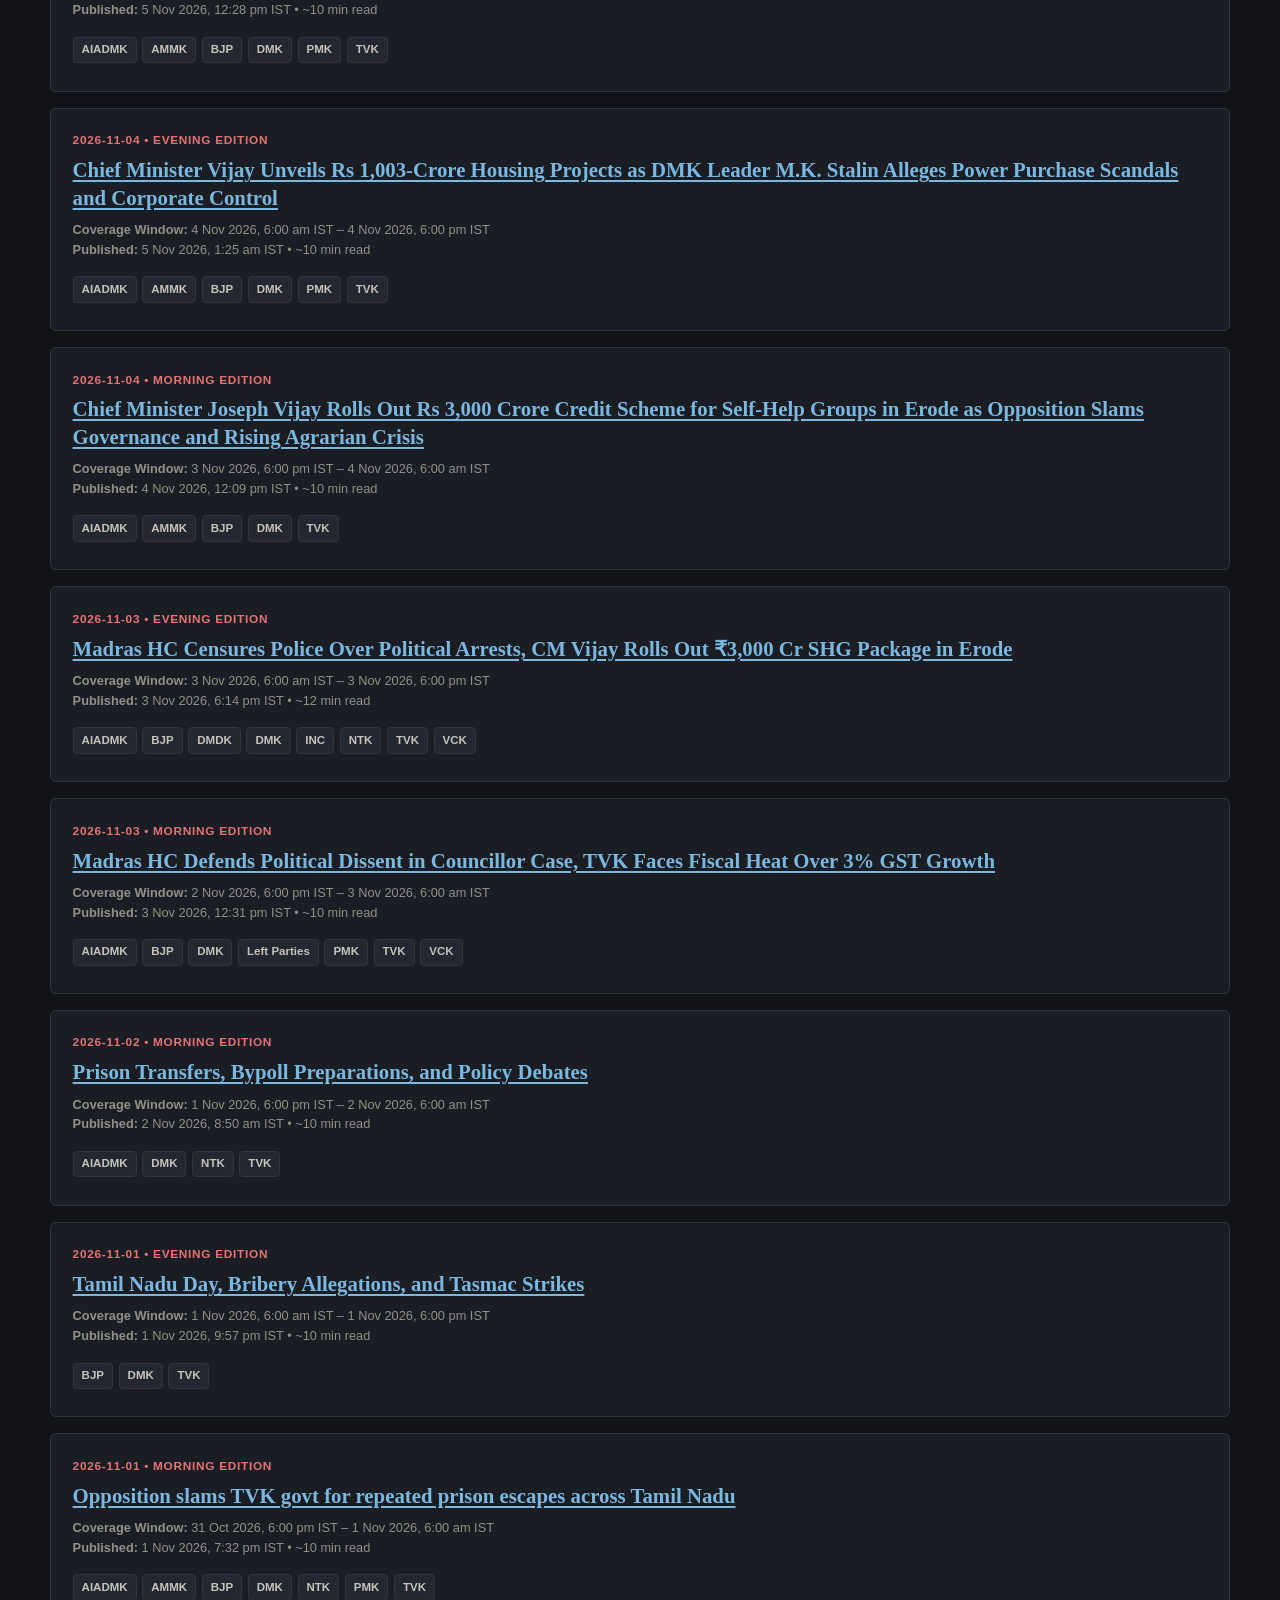
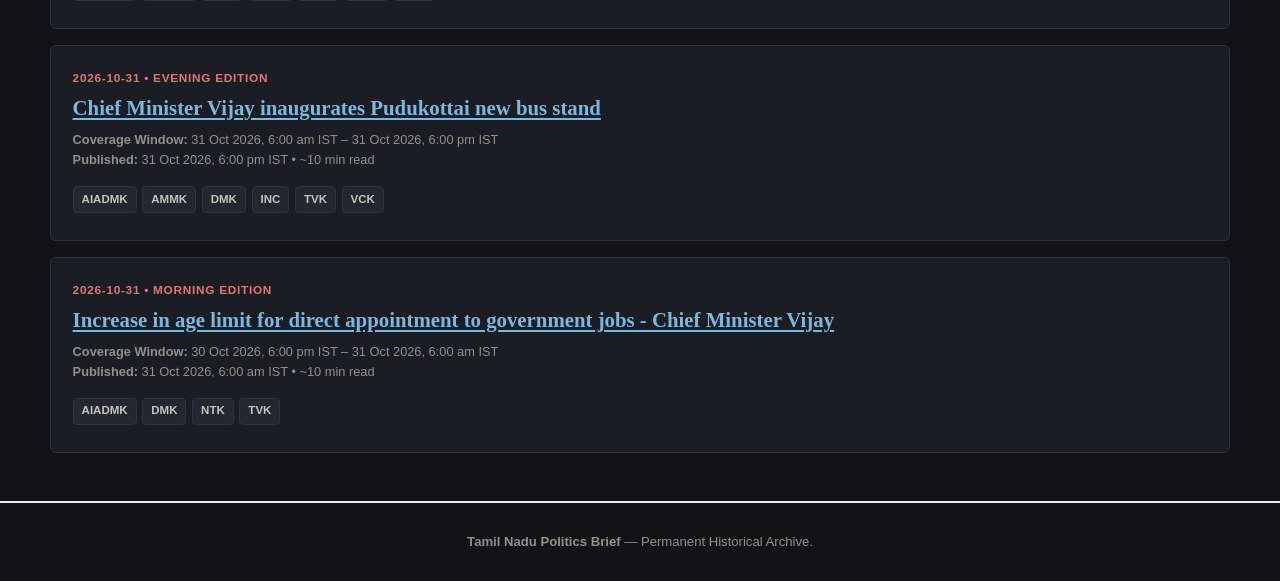
<file: archive.html>
﻿<!DOCTYPE html>
<html lang="en">

<head>
    <meta charset="UTF-8">
    <meta name="viewport" content="width=device-width, initial-scale=1.0">
    <title>Historical Archive | Tamil Nadu Politics Brief</title>
    <link rel="icon" type="image/png" sizes="128x128" href="assets/images/favicon.png">
    <link rel="alternate icon" href="favicon.ico">
    <link rel="apple-touch-icon" href="assets/images/favicon.png">
    <link rel="stylesheet" href="assets/css/style.css?v=20261105_v1">
</head>

<body>
    <header class="masthead">
        <div class="container">
            <div class="masthead-utility-bar">
                <span id="ist-date-display" class="date-chip">Asia/Kolkata (IST)</span>
                <button id="theme-toggle" class="theme-btn" type="button">Dark Mode</button>
            </div>
            <div class="masthead-brand">
                <a href="index.html" class="masthead-logo-link" aria-label="Home">
                    <img src="assets/images/logo.png" alt="Tamil Nadu Politics Brief Emblem" class="masthead-logo" width="76" height="76">
                </a>
                <h1 class="masthead-title"><a href="index.html">Tamil Nadu Politics Brief</a></h1>
                <p class="masthead-tagline">"Tamil Nadu Politics. Zero Noise. 100% Verified."</p>
            </div>
            <nav class="nav-bar" aria-label="Primary Navigation">
                <a href="index.html" class="active">Latest Briefings</a>
                <a href="edition.html">Full Edition View</a>
                <a href="archive.html">Historical Archive</a>
                <a href="search.html">Keyword Search</a>
                <a href="about.html">About</a>
            </nav>
        </div>
    </header>

    <main class="container">
        <h2 style="margin-bottom:0.75rem;">Historical Archive</h2>
        <p class="meta-line" style="margin-bottom:1.25rem;">
            Filter past editions by calendar date, Morning/Evening cycle, political party, policy topic, or any of Tamil
            Nadu's 38 districts.
        </p>

        <div class="filter-bar archive-filter-grid">
            <div>
                <label for="filter-date">Calendar Date</label>
                <input type="date" id="filter-date">
            </div>
            <div>
                <label for="filter-type">Edition Cycle</label>
                <select id="filter-type">
                    <option value="">Morning &amp; Evening</option>
                    <option value="morning">Morning (6:00 AM IST)</option>
                    <option value="evening">Evening (6:00 PM IST)</option>
                </select>
            </div>
            <div>
                <label for="filter-party">Political Party</label>
                <select id="filter-party"></select>
            </div>
            <div>
                <label for="filter-topic">Policy Topic</label>
                <select id="filter-topic"></select>
            </div>
            <div>
                <label for="filter-district">District</label>
                <select id="filter-district"></select>
            </div>
            <div>
                <label style="visibility:hidden;">Reset</label>
                <button id="reset-filters-btn" class="theme-btn" type="button" style="width:100%;padding:0.5rem;font-size:0.86rem;font-weight:600;">Reset All Filters</button>
            </div>
        </div>

        <div id="archive-results"></div>
    </main>

    <footer class="footer">
        <div class="container">
            <p><strong>Tamil Nadu Politics Brief</strong> &mdash; Permanent Historical Archive.</p>
        </div>
    </footer>

    <script src="assets/js/app.js?v=20261105_v1"></script>
</body>

</html>
</file>
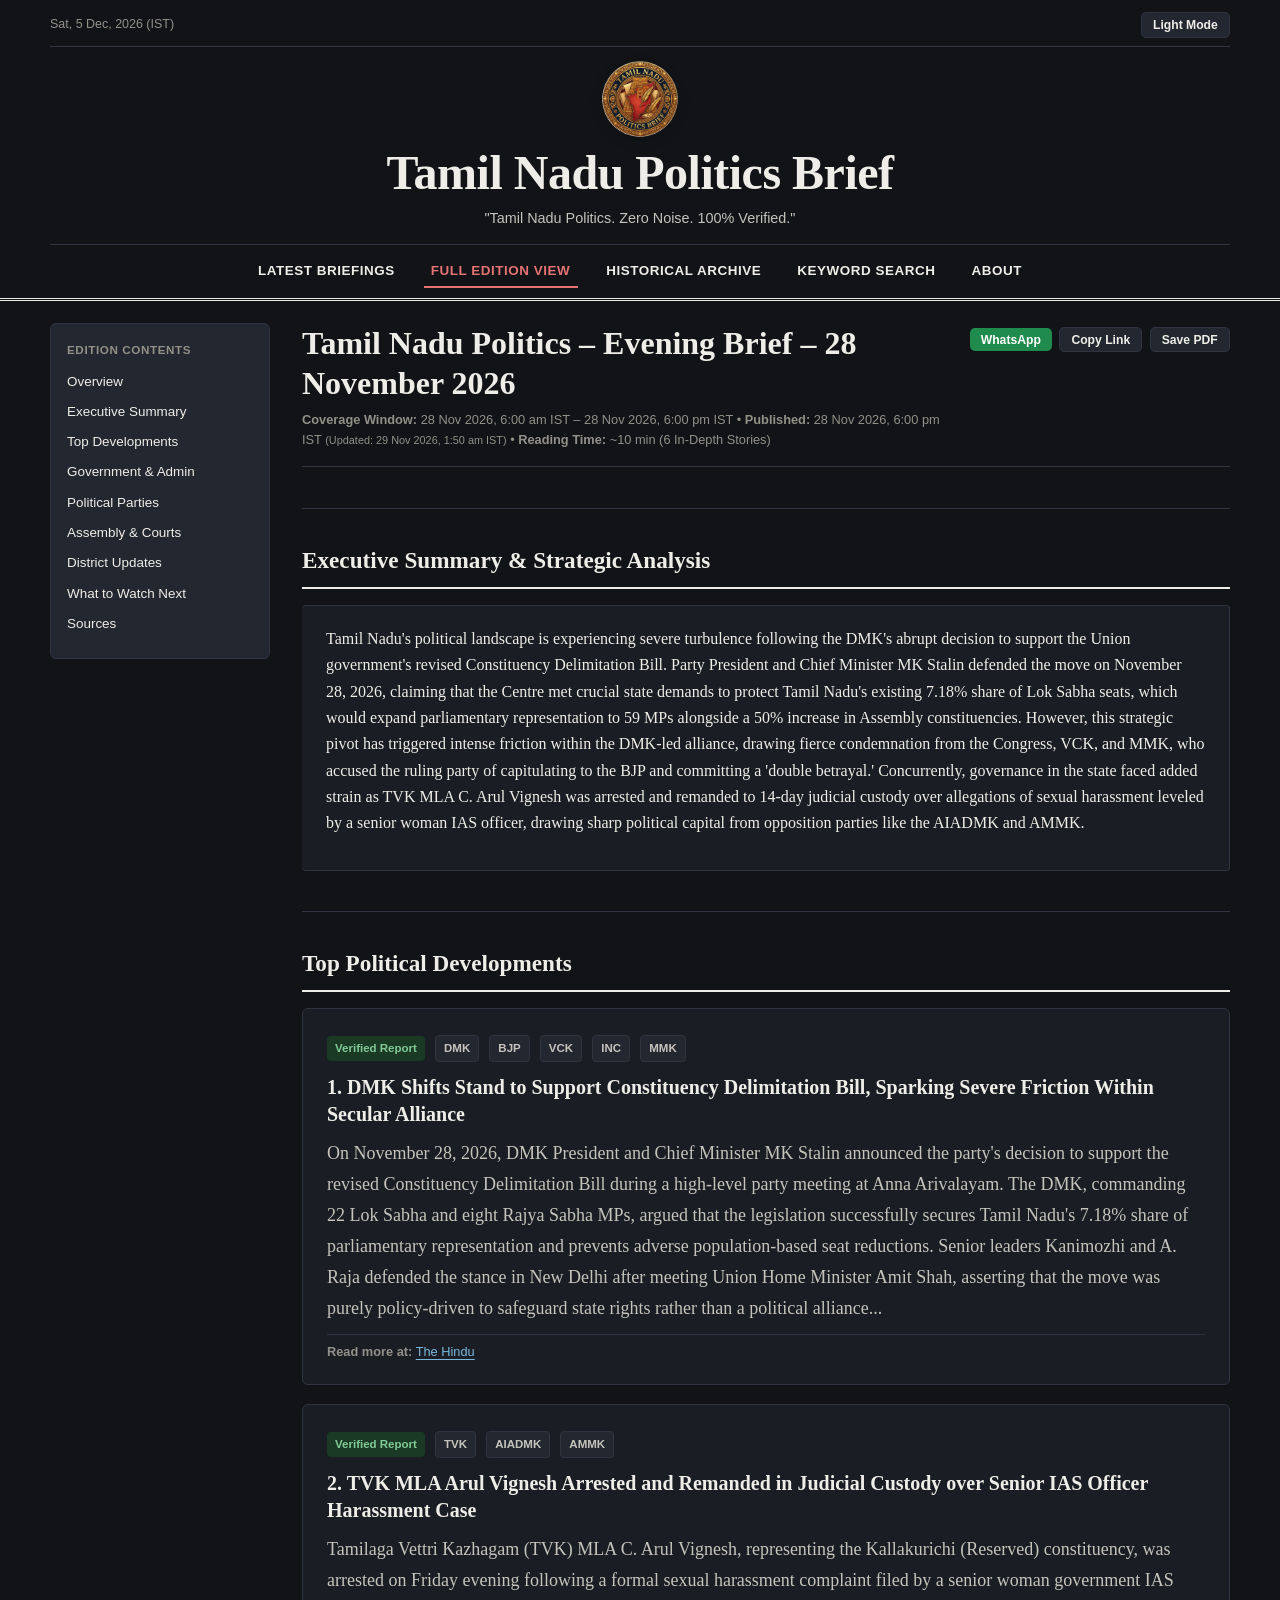
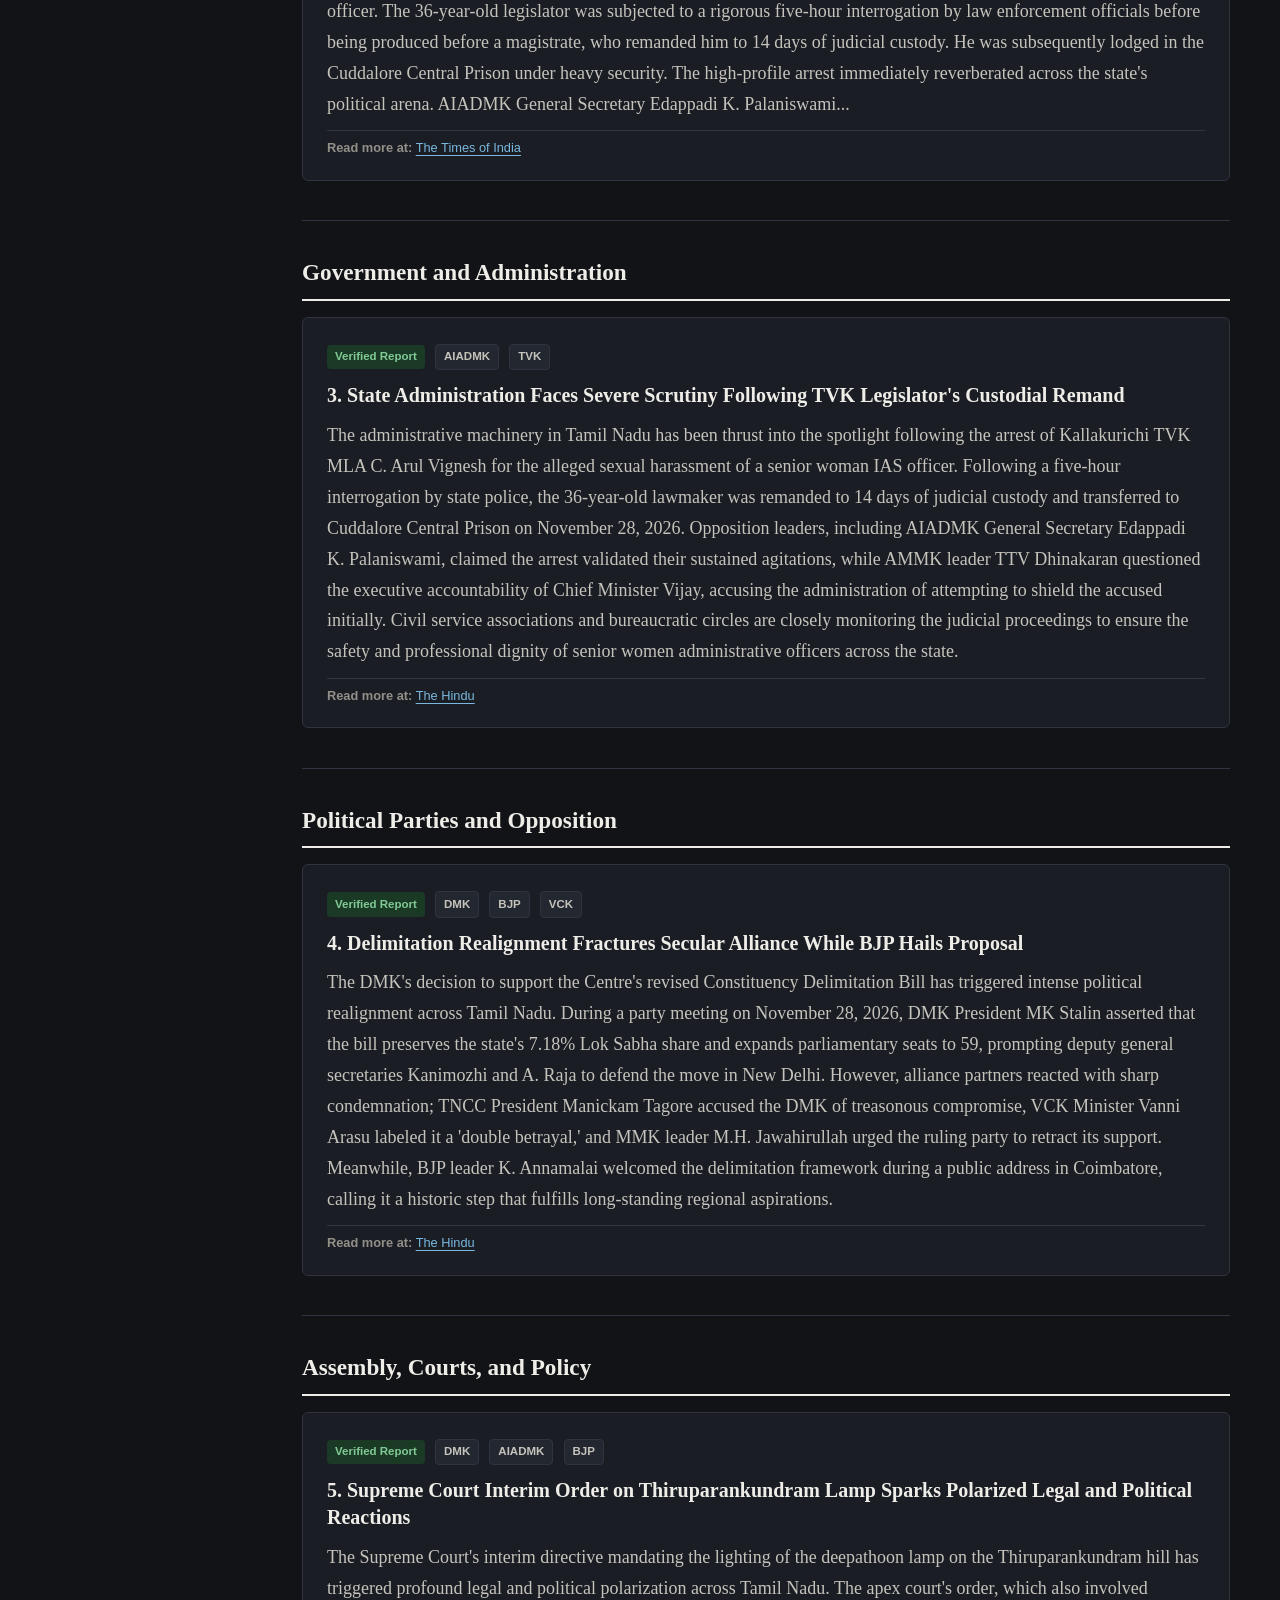
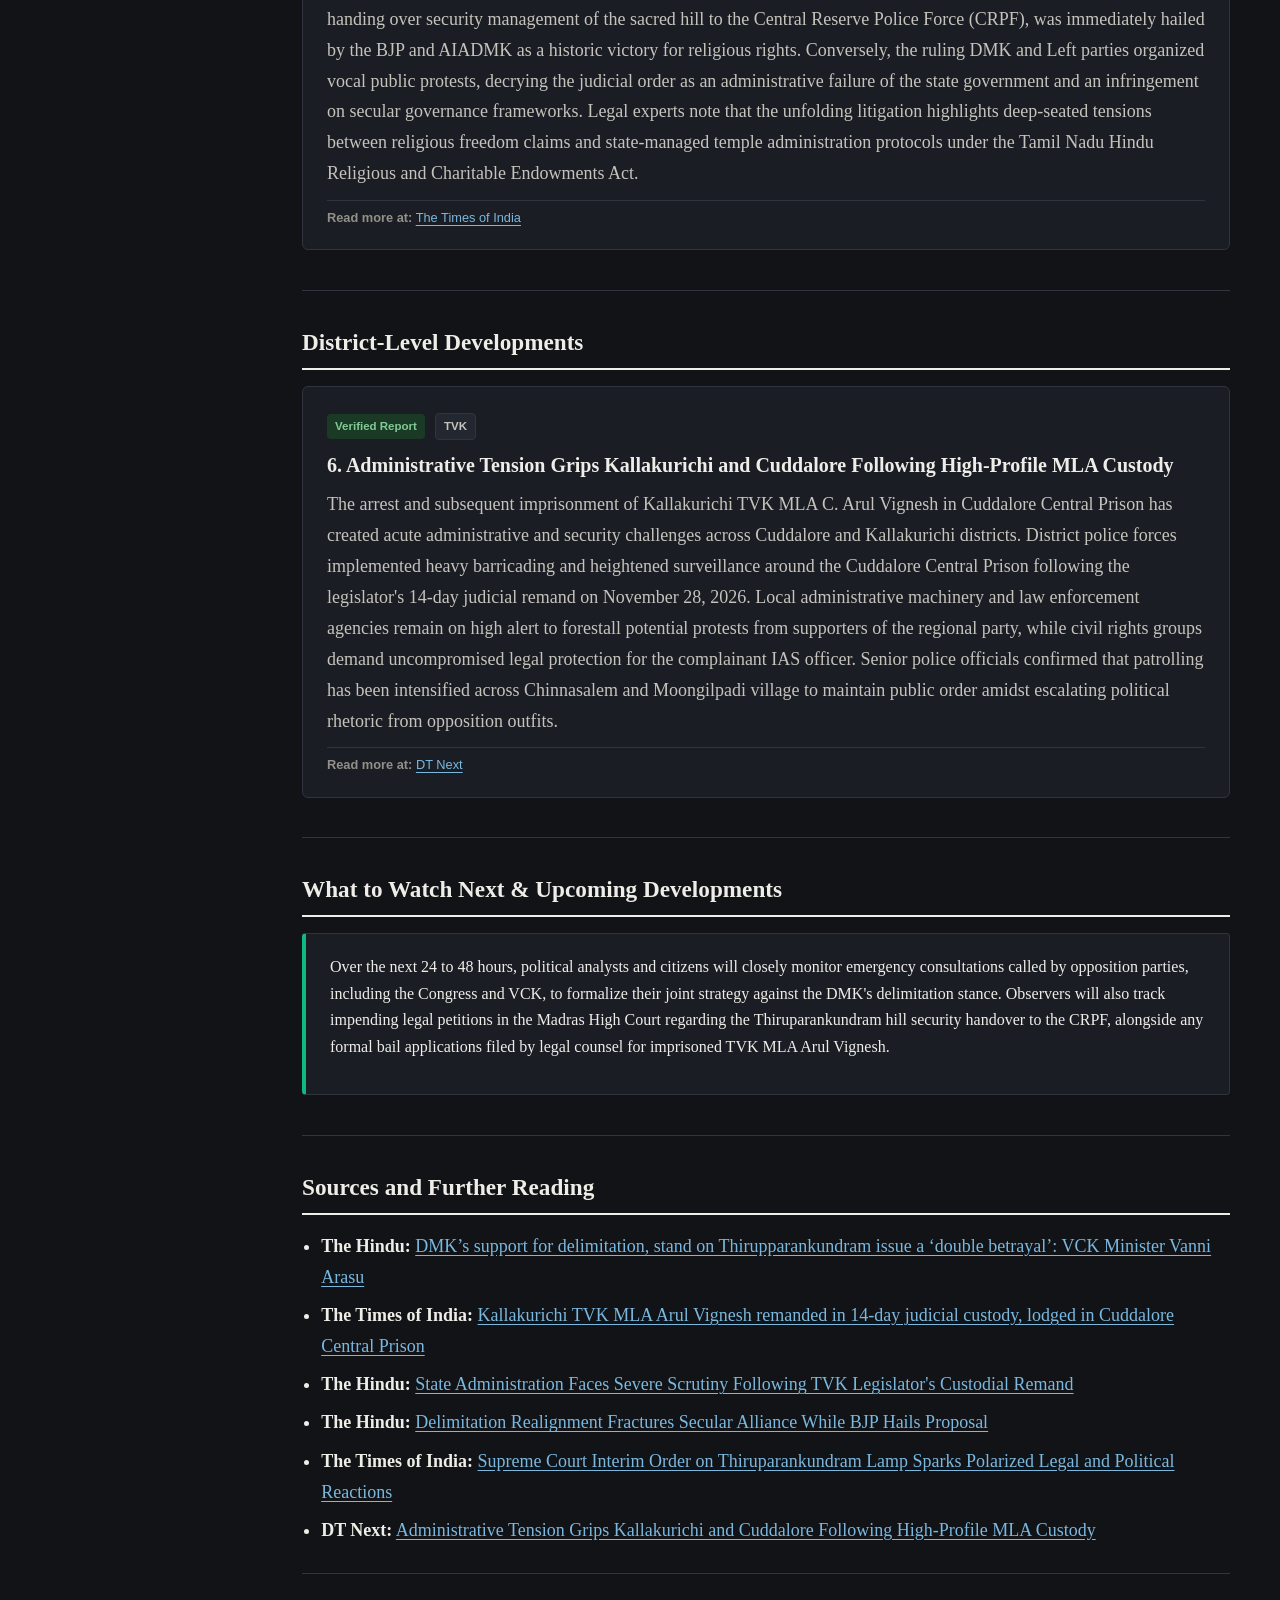
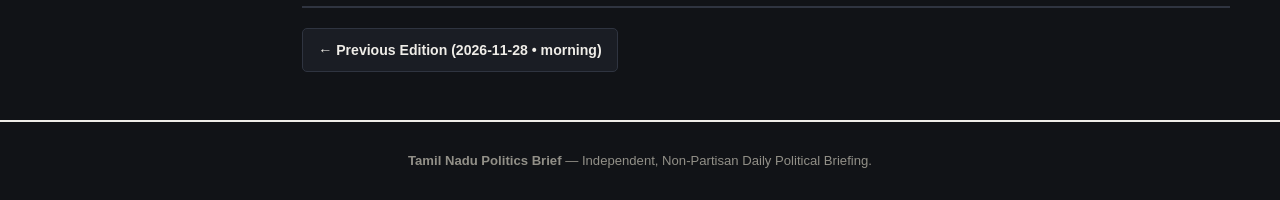
<file: edition.html>
﻿<!DOCTYPE html>
<html lang="en">

<head>
    <meta charset="UTF-8">
    <meta name="viewport" content="width=device-width, initial-scale=1.0">
    <title>Full Edition | Tamil Nadu Politics Brief</title>
    <link rel="icon" type="image/png" sizes="128x128" href="assets/images/favicon.png">
    <link rel="alternate icon" href="favicon.ico">
    <link rel="apple-touch-icon" href="assets/images/favicon.png">
    <link rel="stylesheet" href="assets/css/style.css?v=20261105_v1">
</head>

<body>
    <header class="masthead">
        <div class="container">
            <div class="masthead-utility-bar">
                <span id="ist-date-display" class="date-chip">Asia/Kolkata (IST)</span>
                <button id="theme-toggle" class="theme-btn" type="button">Dark Mode</button>
            </div>
            <div class="masthead-brand">
                <a href="index.html" class="masthead-logo-link" aria-label="Home">
                    <img src="assets/images/logo.png" alt="Tamil Nadu Politics Brief Emblem" class="masthead-logo" width="76" height="76">
                </a>
                <h1 class="masthead-title"><a href="index.html">Tamil Nadu Politics Brief</a></h1>
                <p class="masthead-tagline">"Tamil Nadu Politics. Zero Noise. 100% Verified."</p>
            </div>
            <nav class="nav-bar" aria-label="Primary Navigation">
                <a href="index.html" class="active">Latest Briefings</a>
                <a href="edition.html">Full Edition View</a>
                <a href="archive.html">Historical Archive</a>
                <a href="search.html">Keyword Search</a>
                <a href="about.html">About</a>
            </nav>
        </div>
    </header>

    <main class="container">
        <div id="full-edition-container">
            <p>Loading edition...</p>
        </div>
    </main>

    <footer class="footer">
        <div class="container">
            <p><strong>Tamil Nadu Politics Brief</strong> &mdash; Independent, Non-Partisan Daily Political Briefing.
            </p>
        </div>
    </footer>

    <script src="assets/js/app.js?v=20261105_v1"></script>
</body>

</html>
</file>
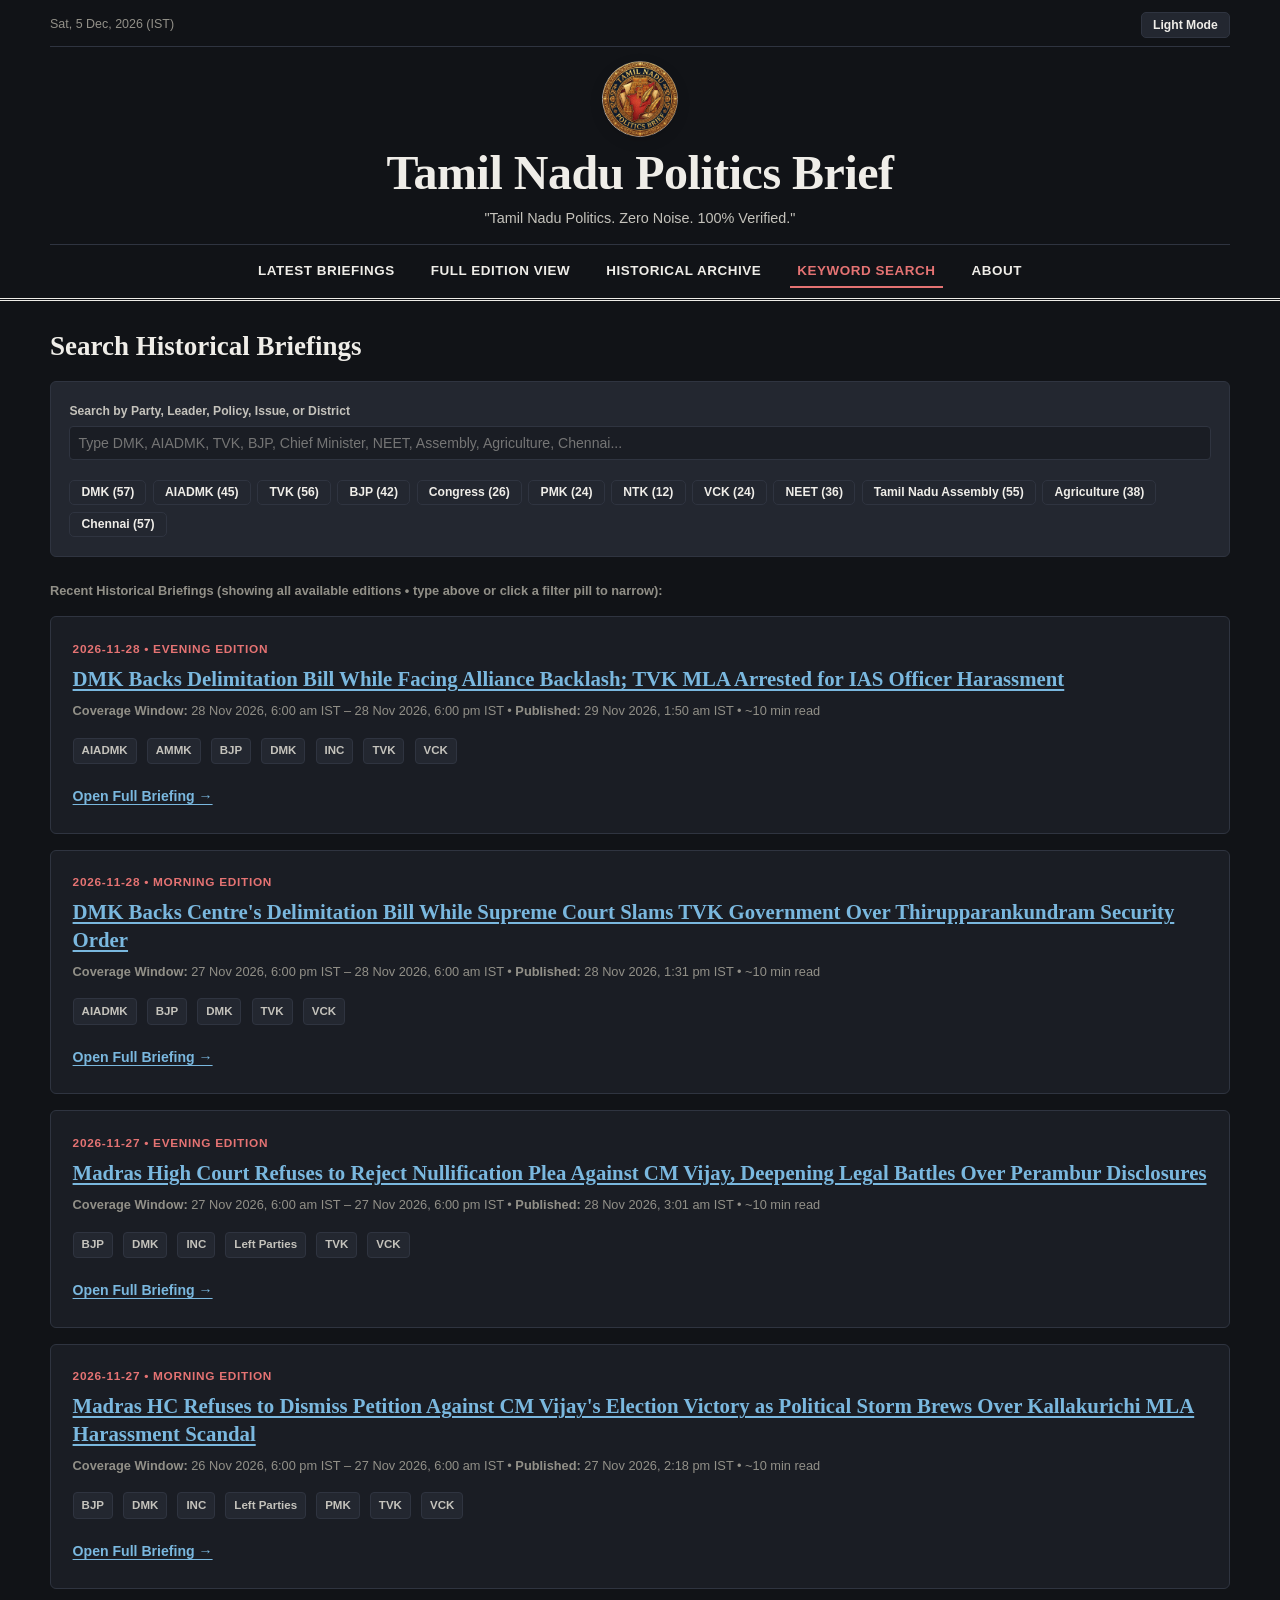
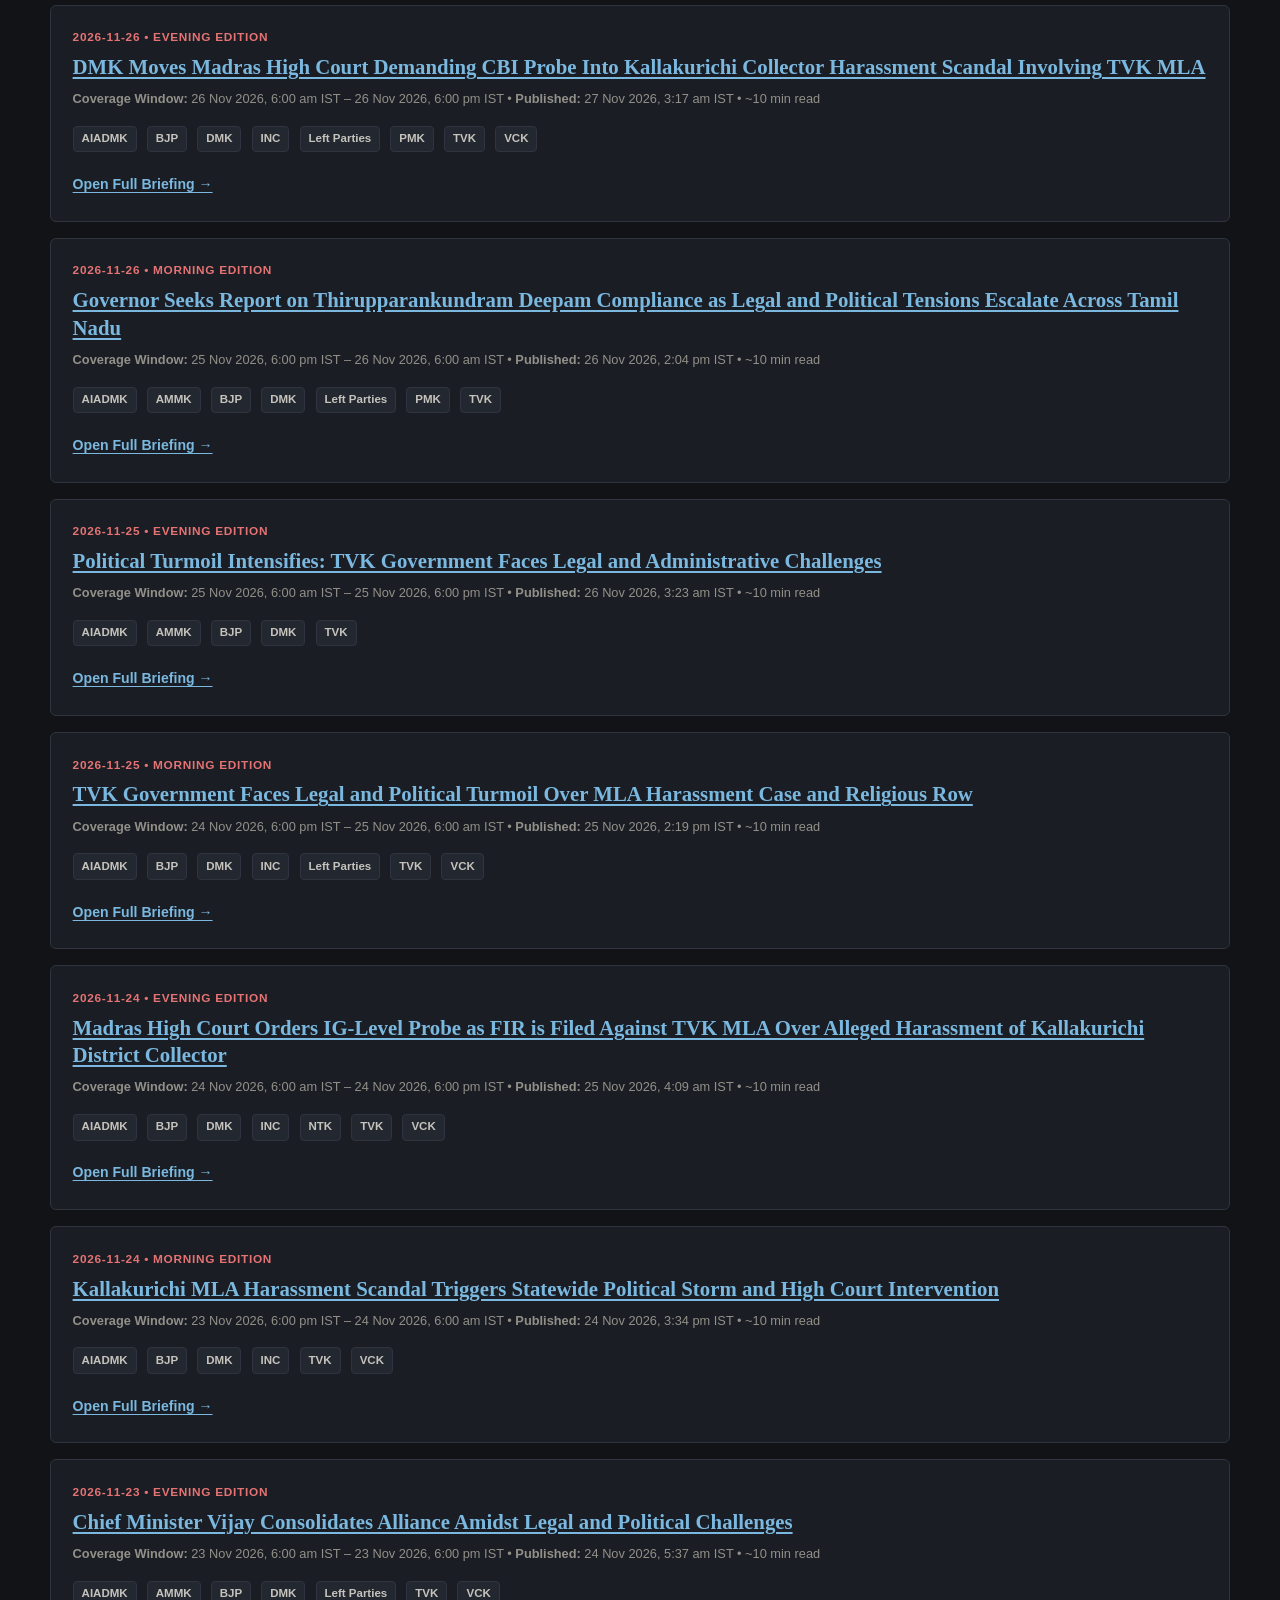
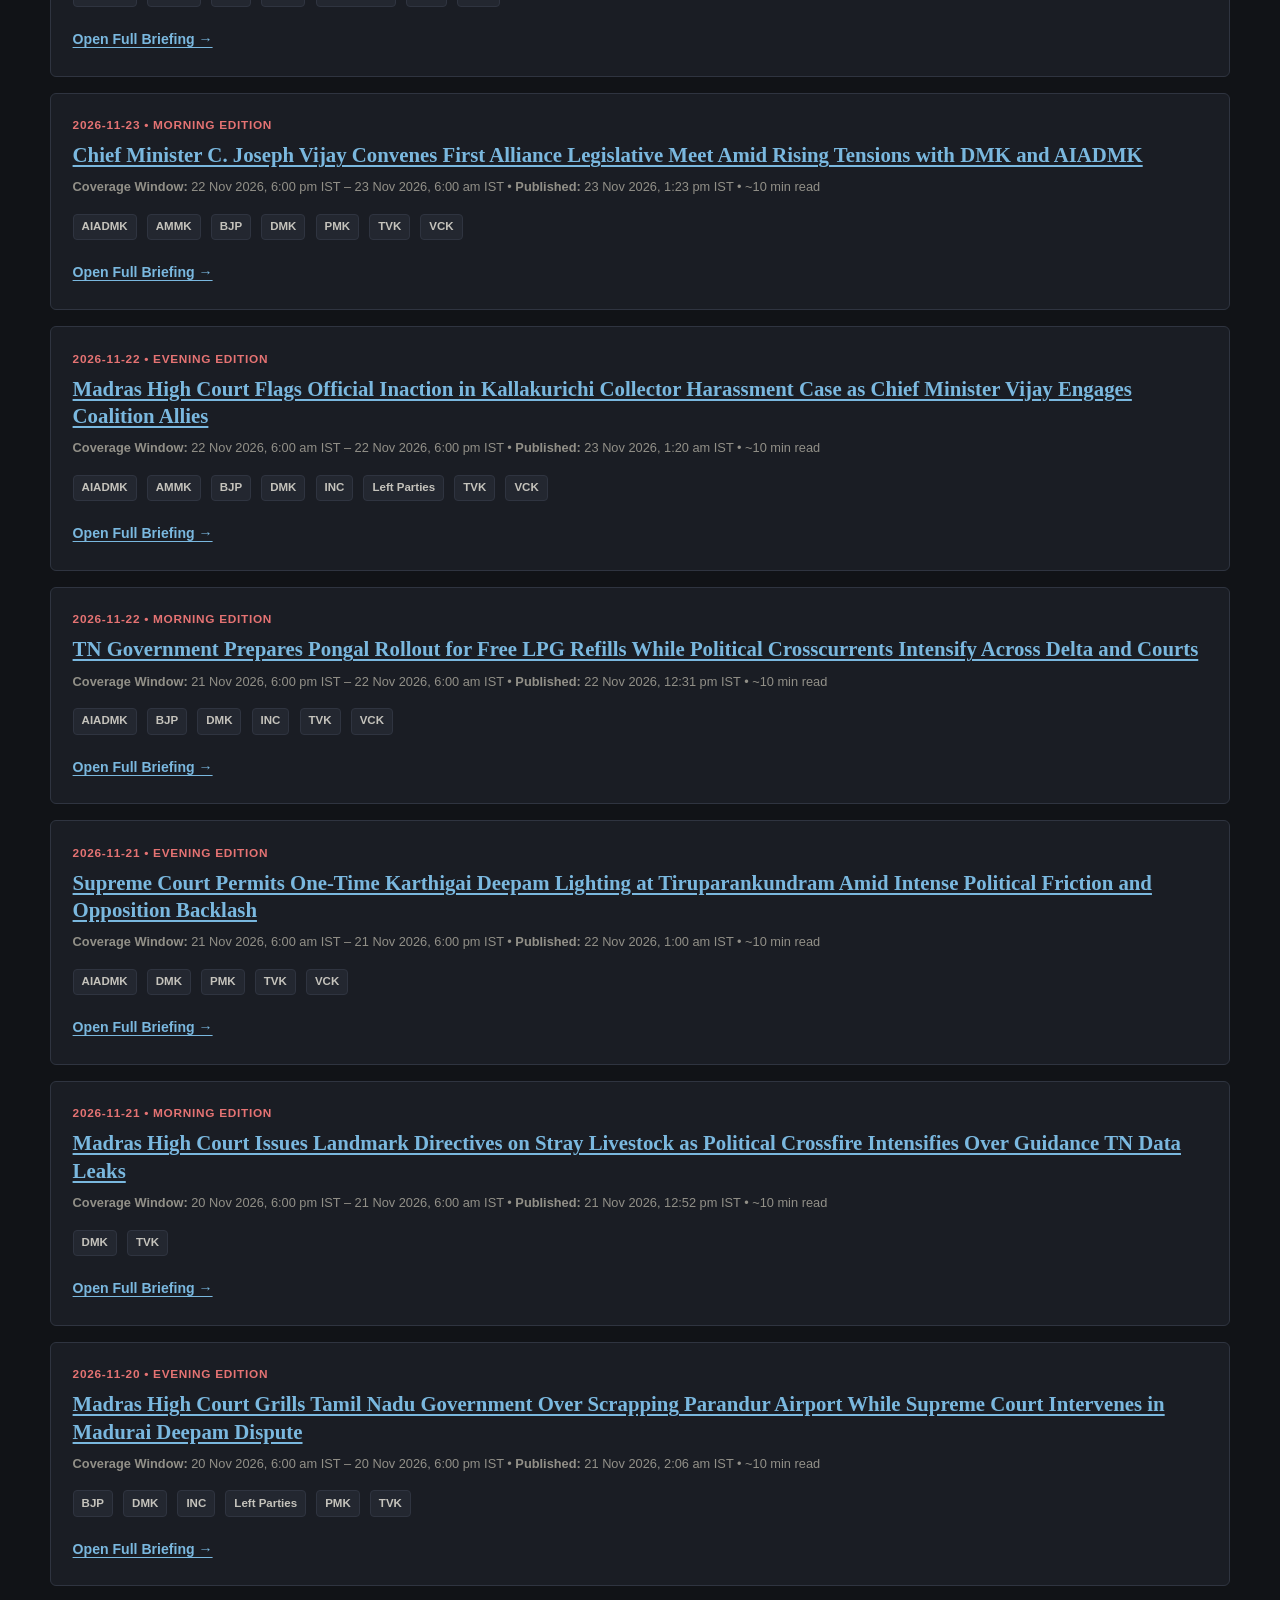
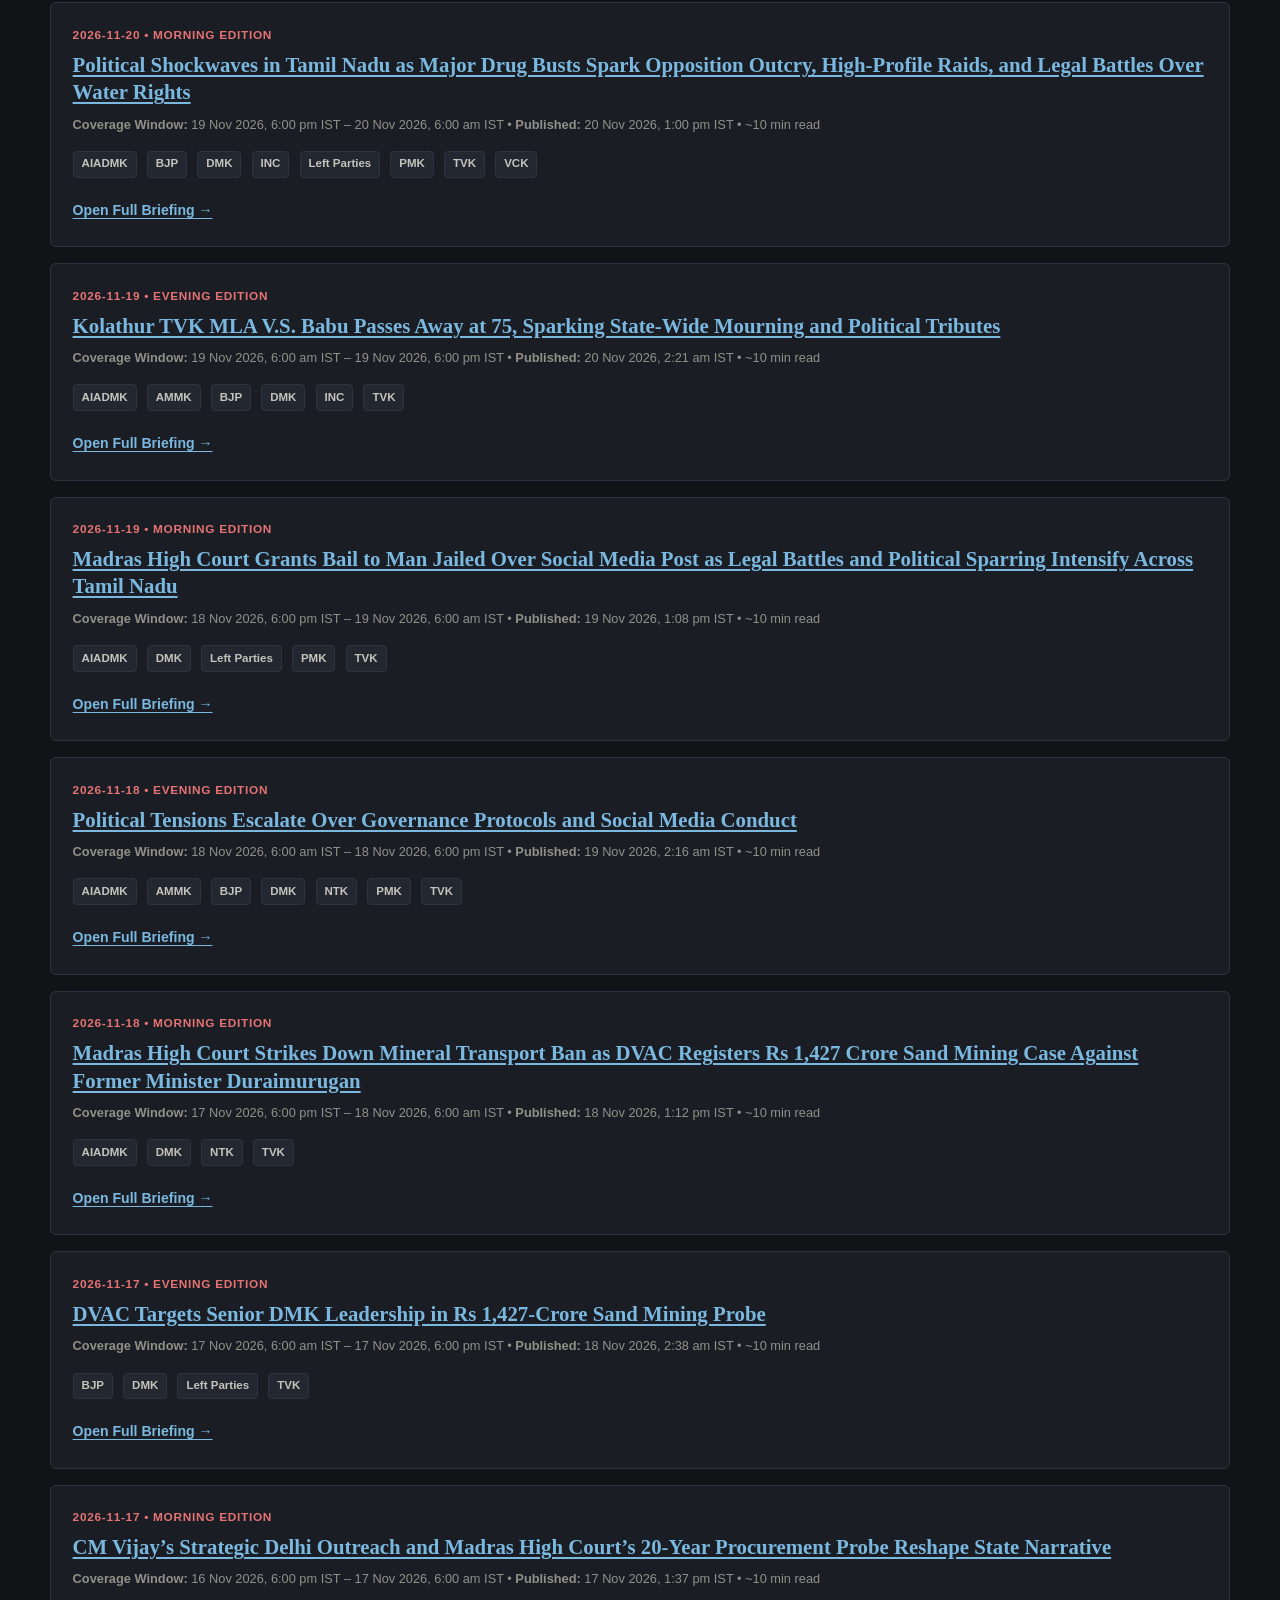
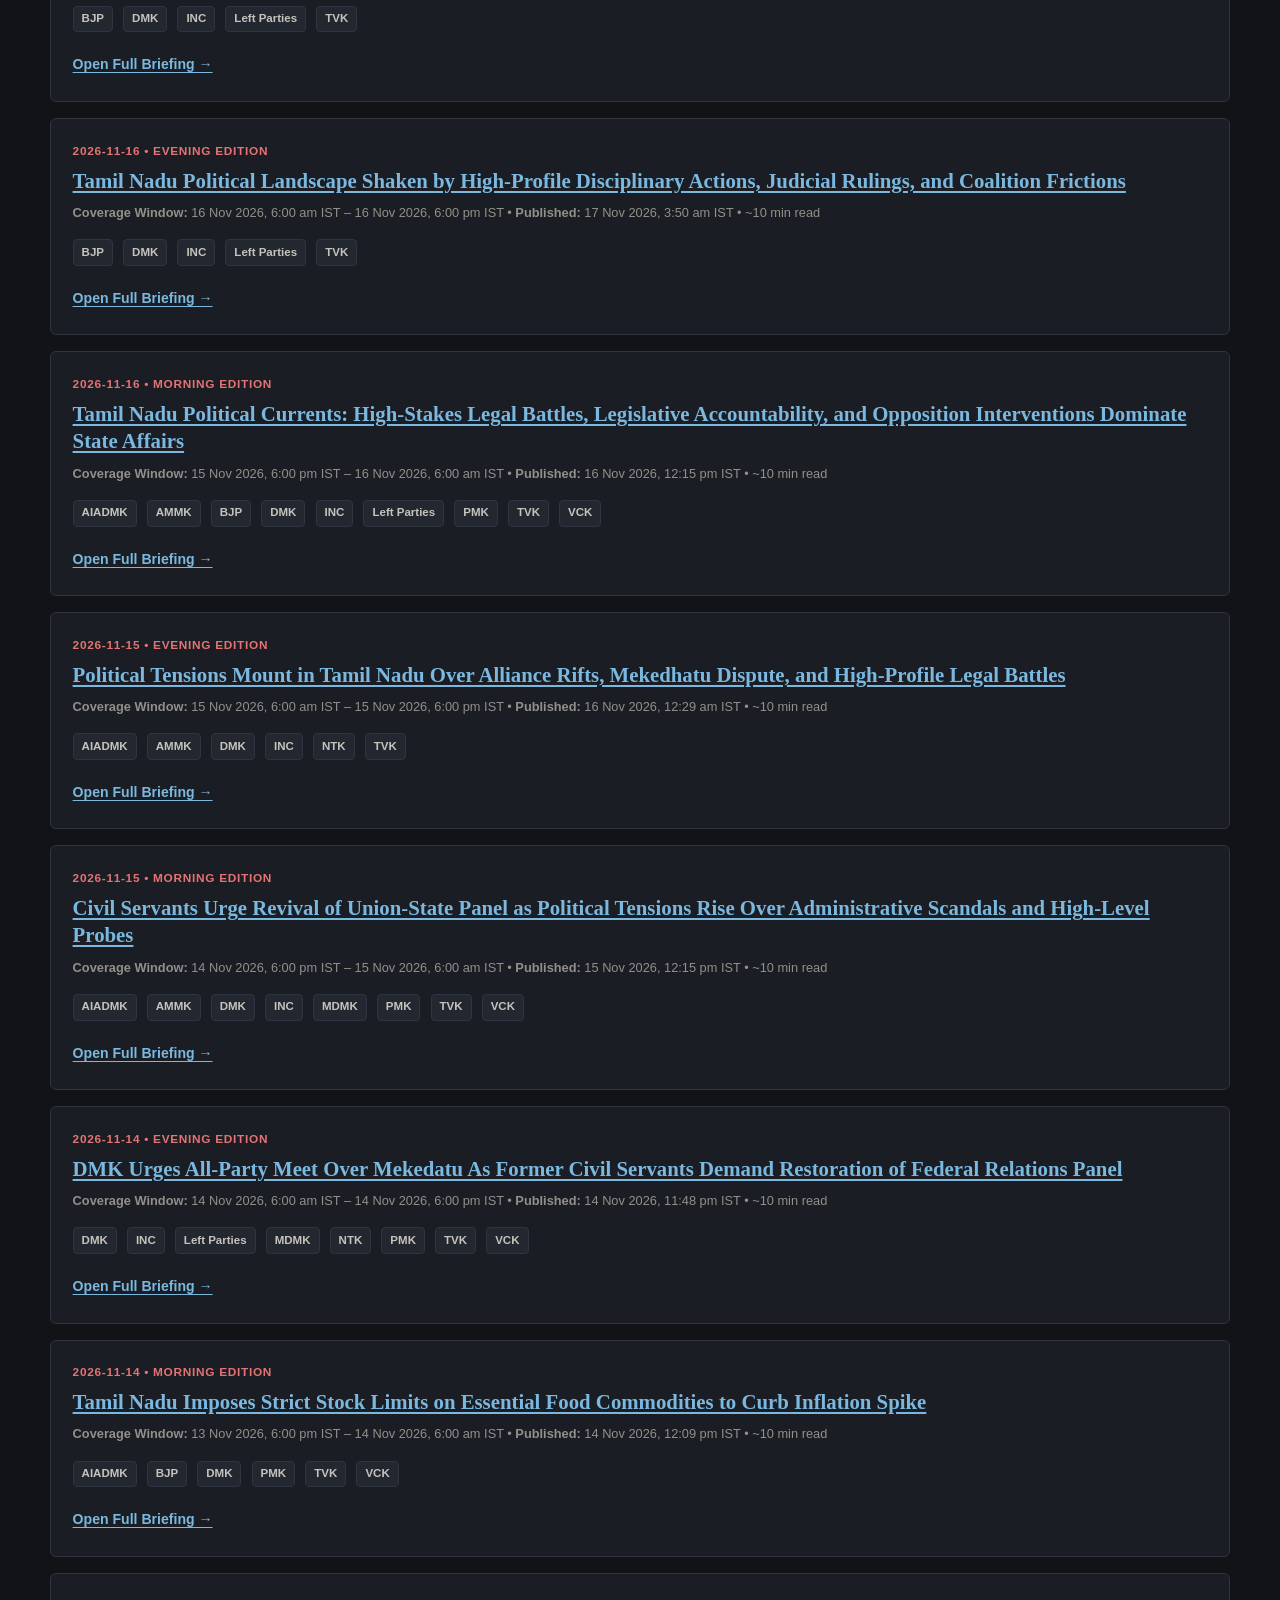
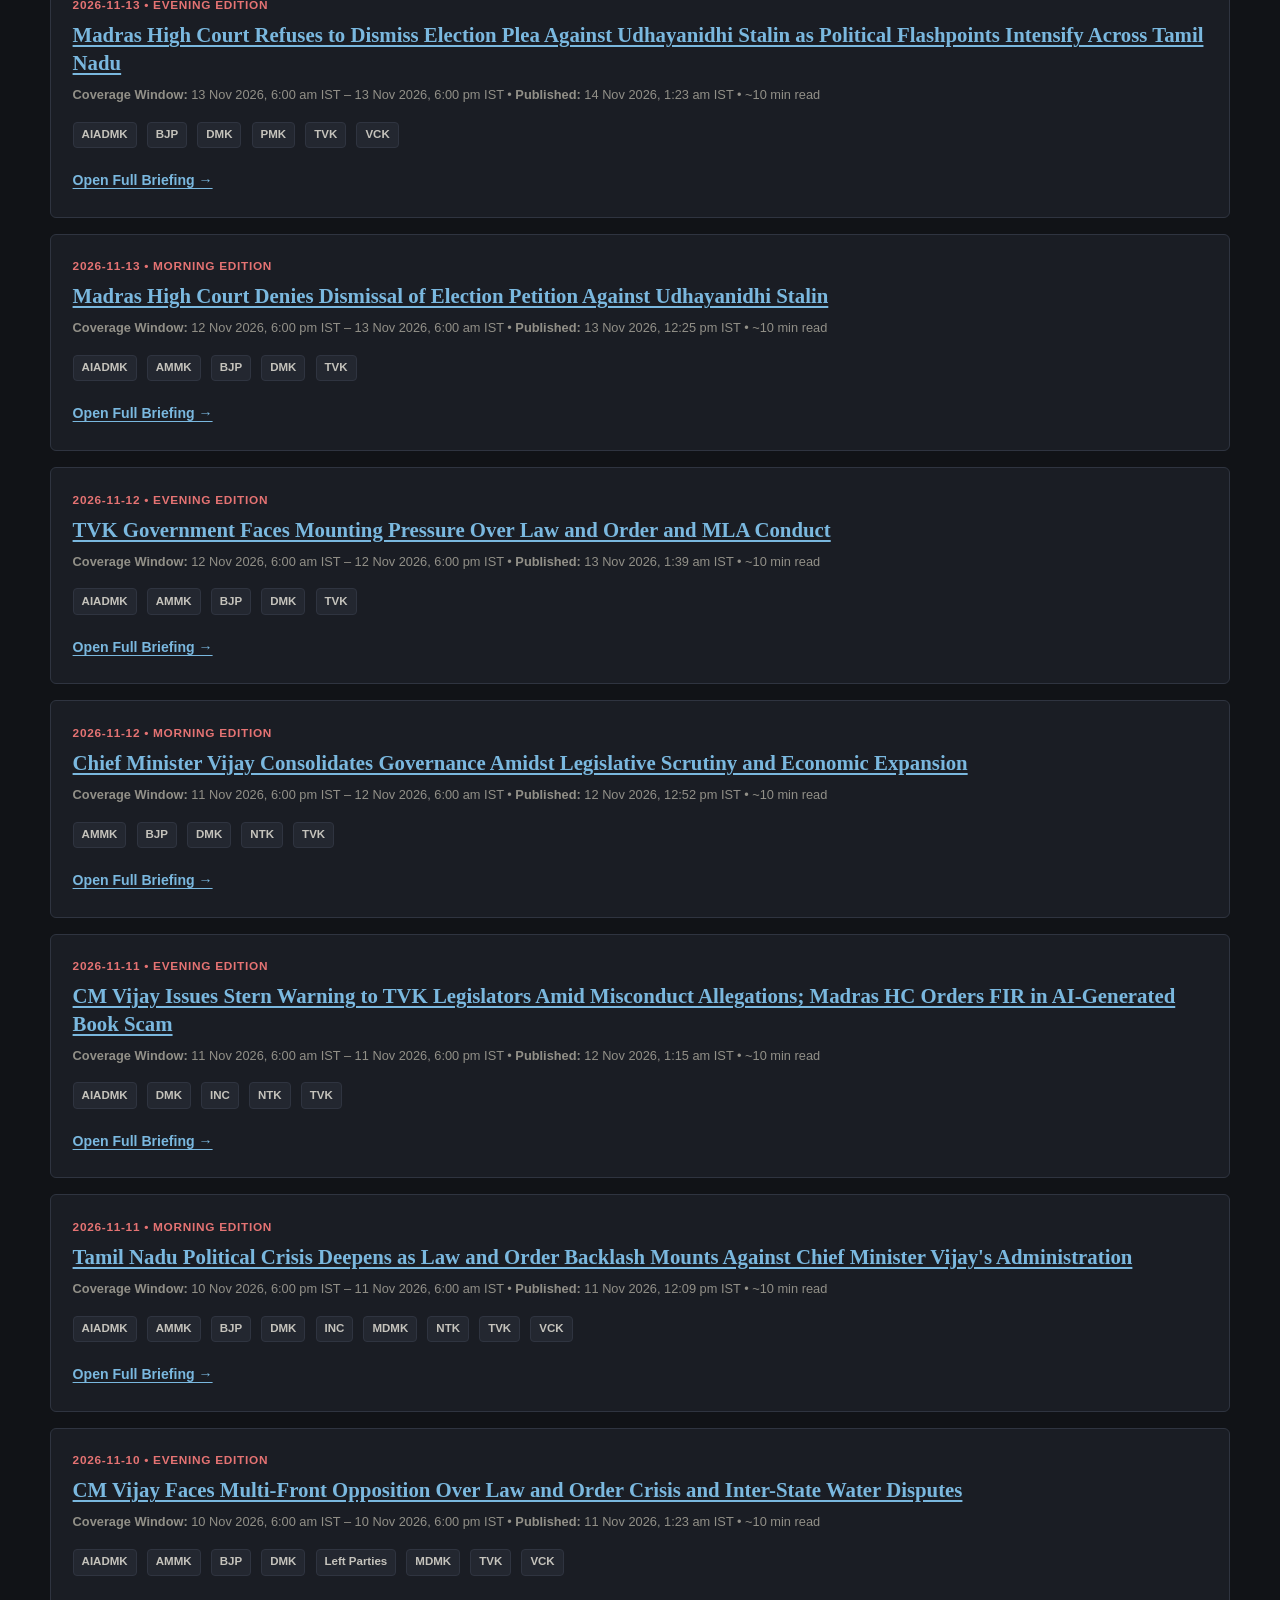
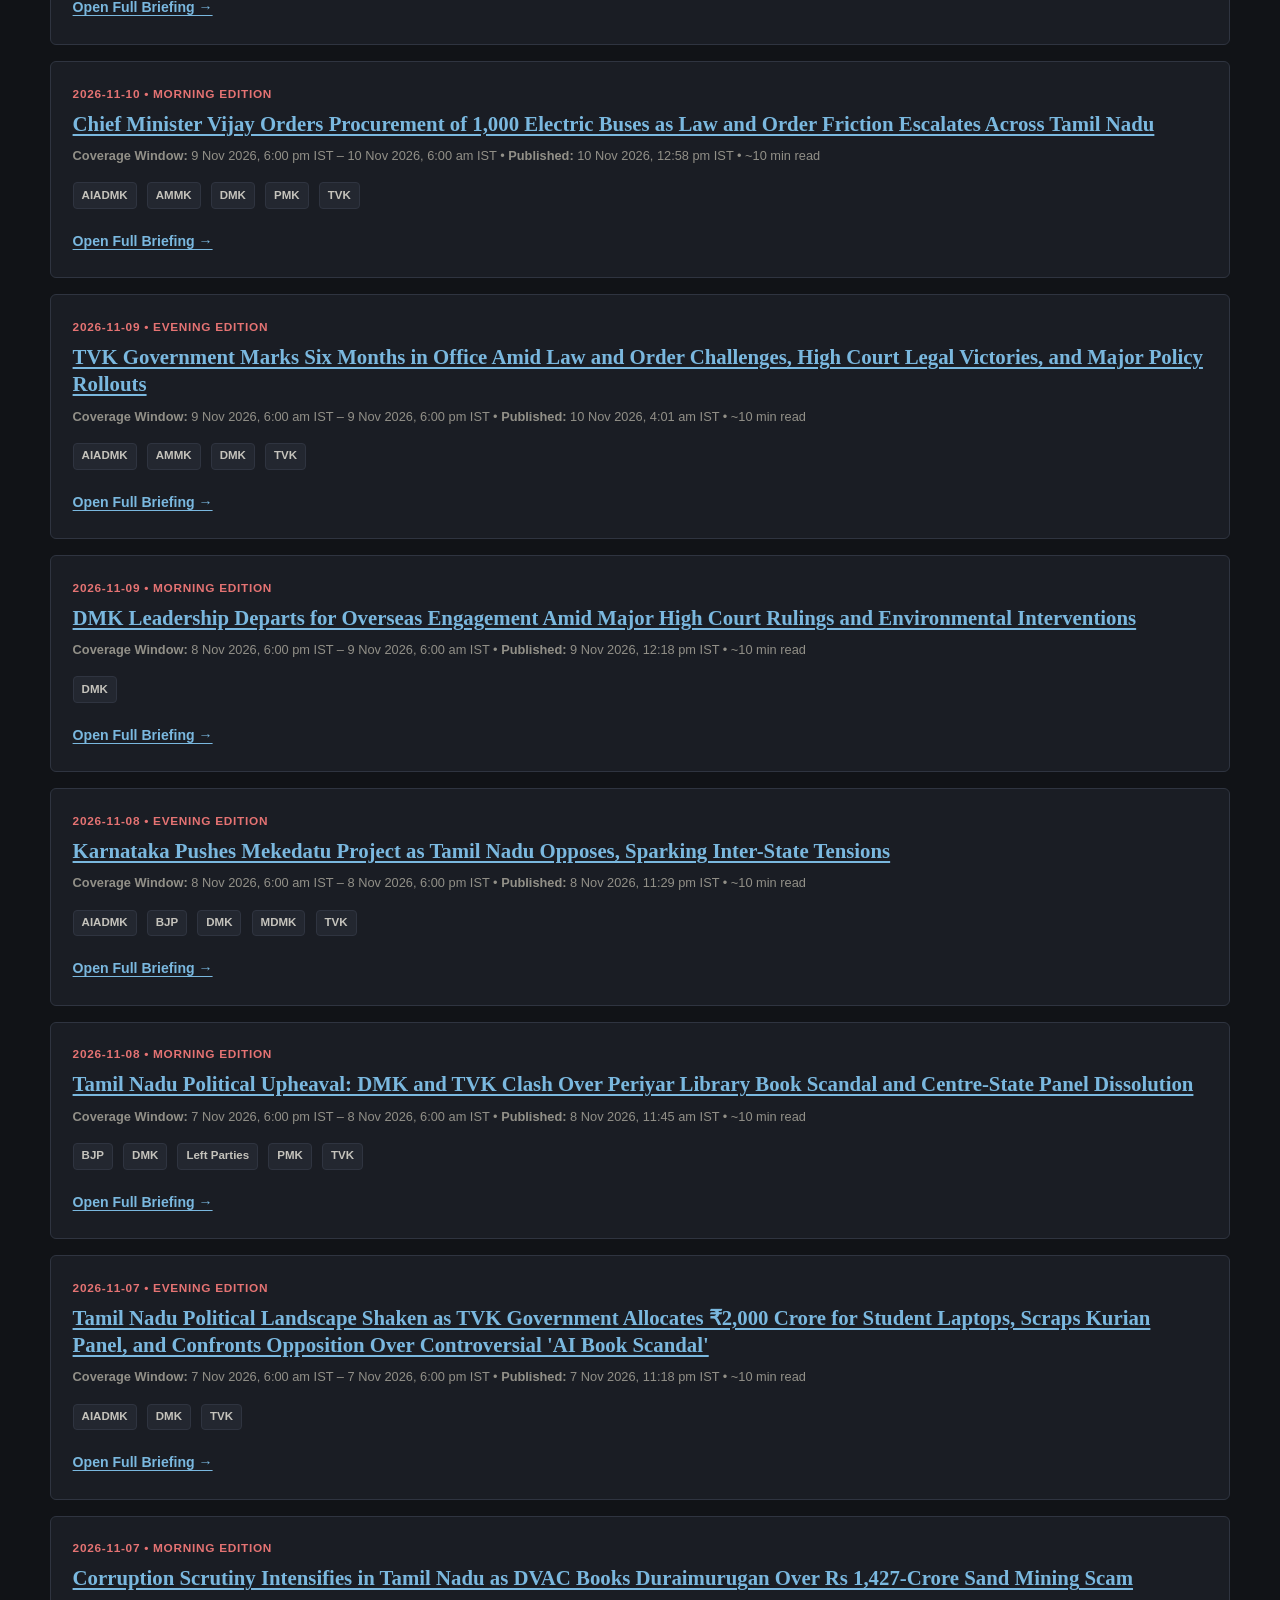
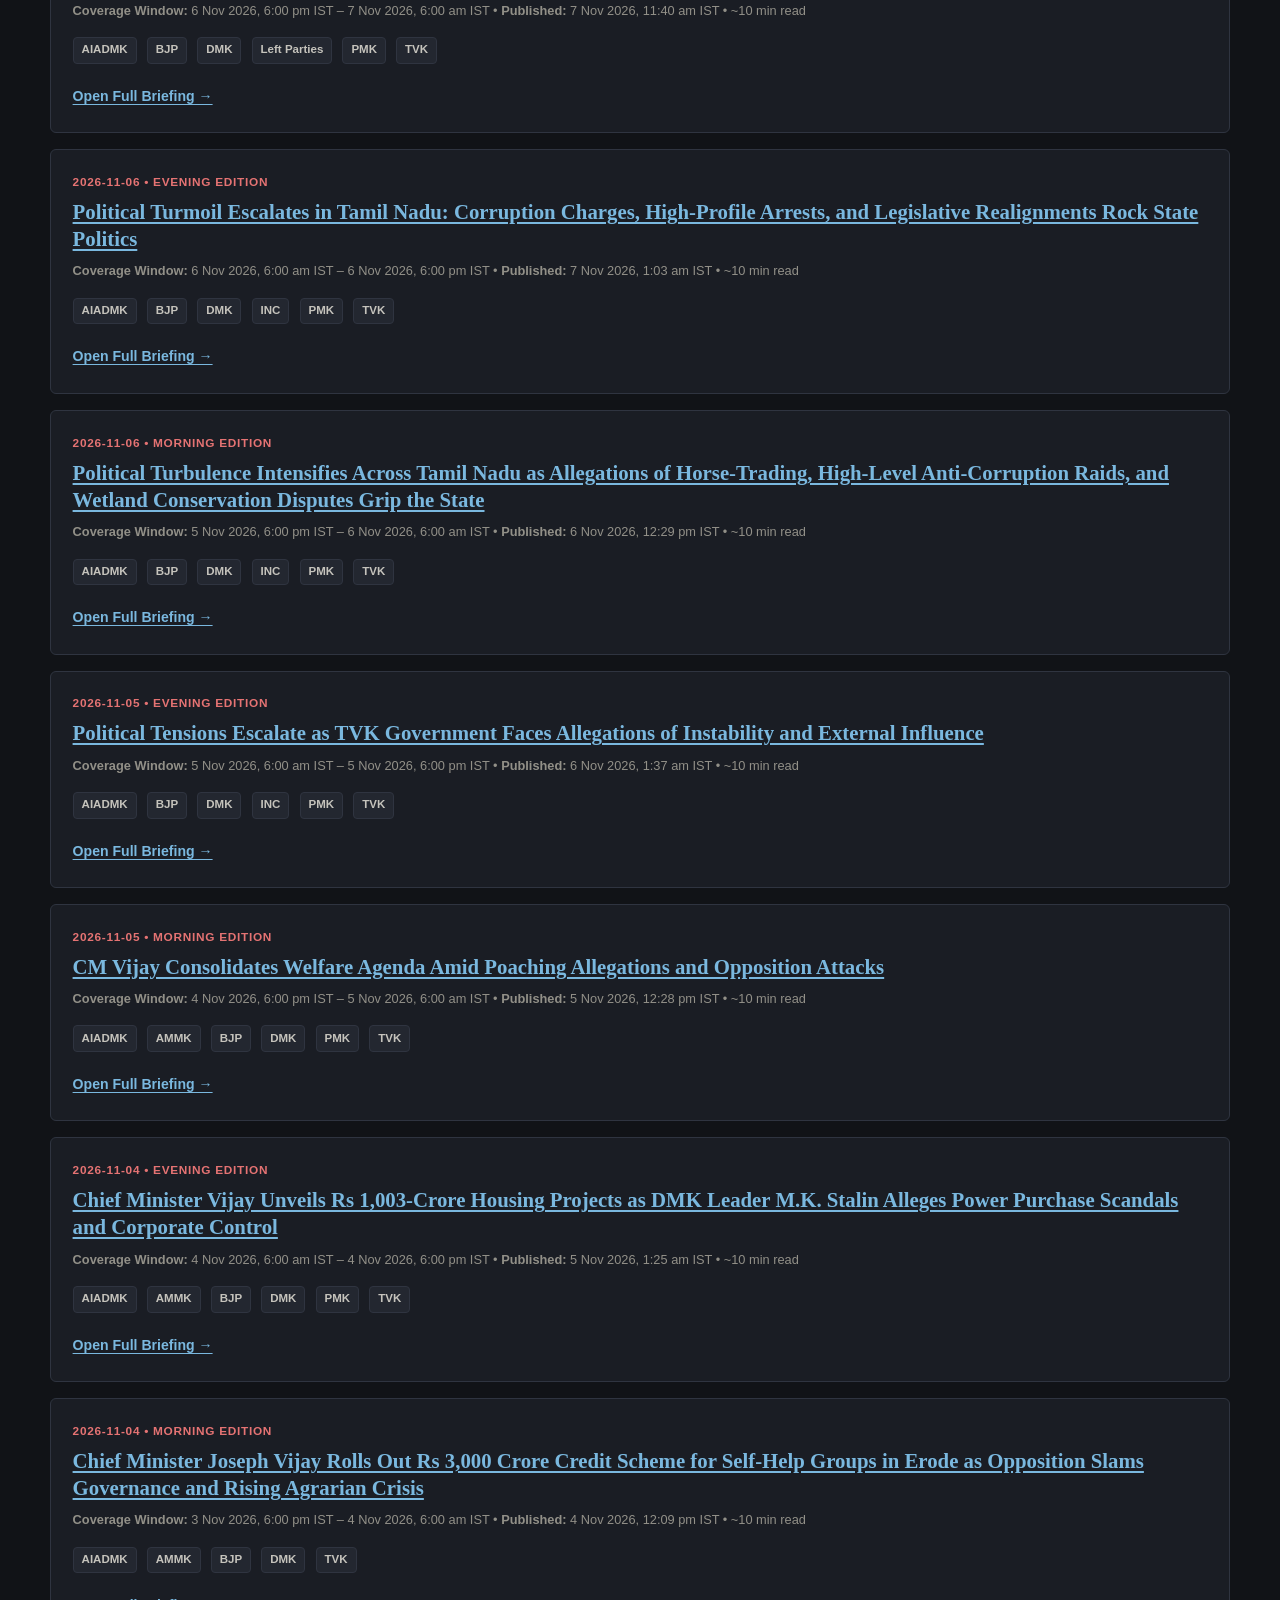
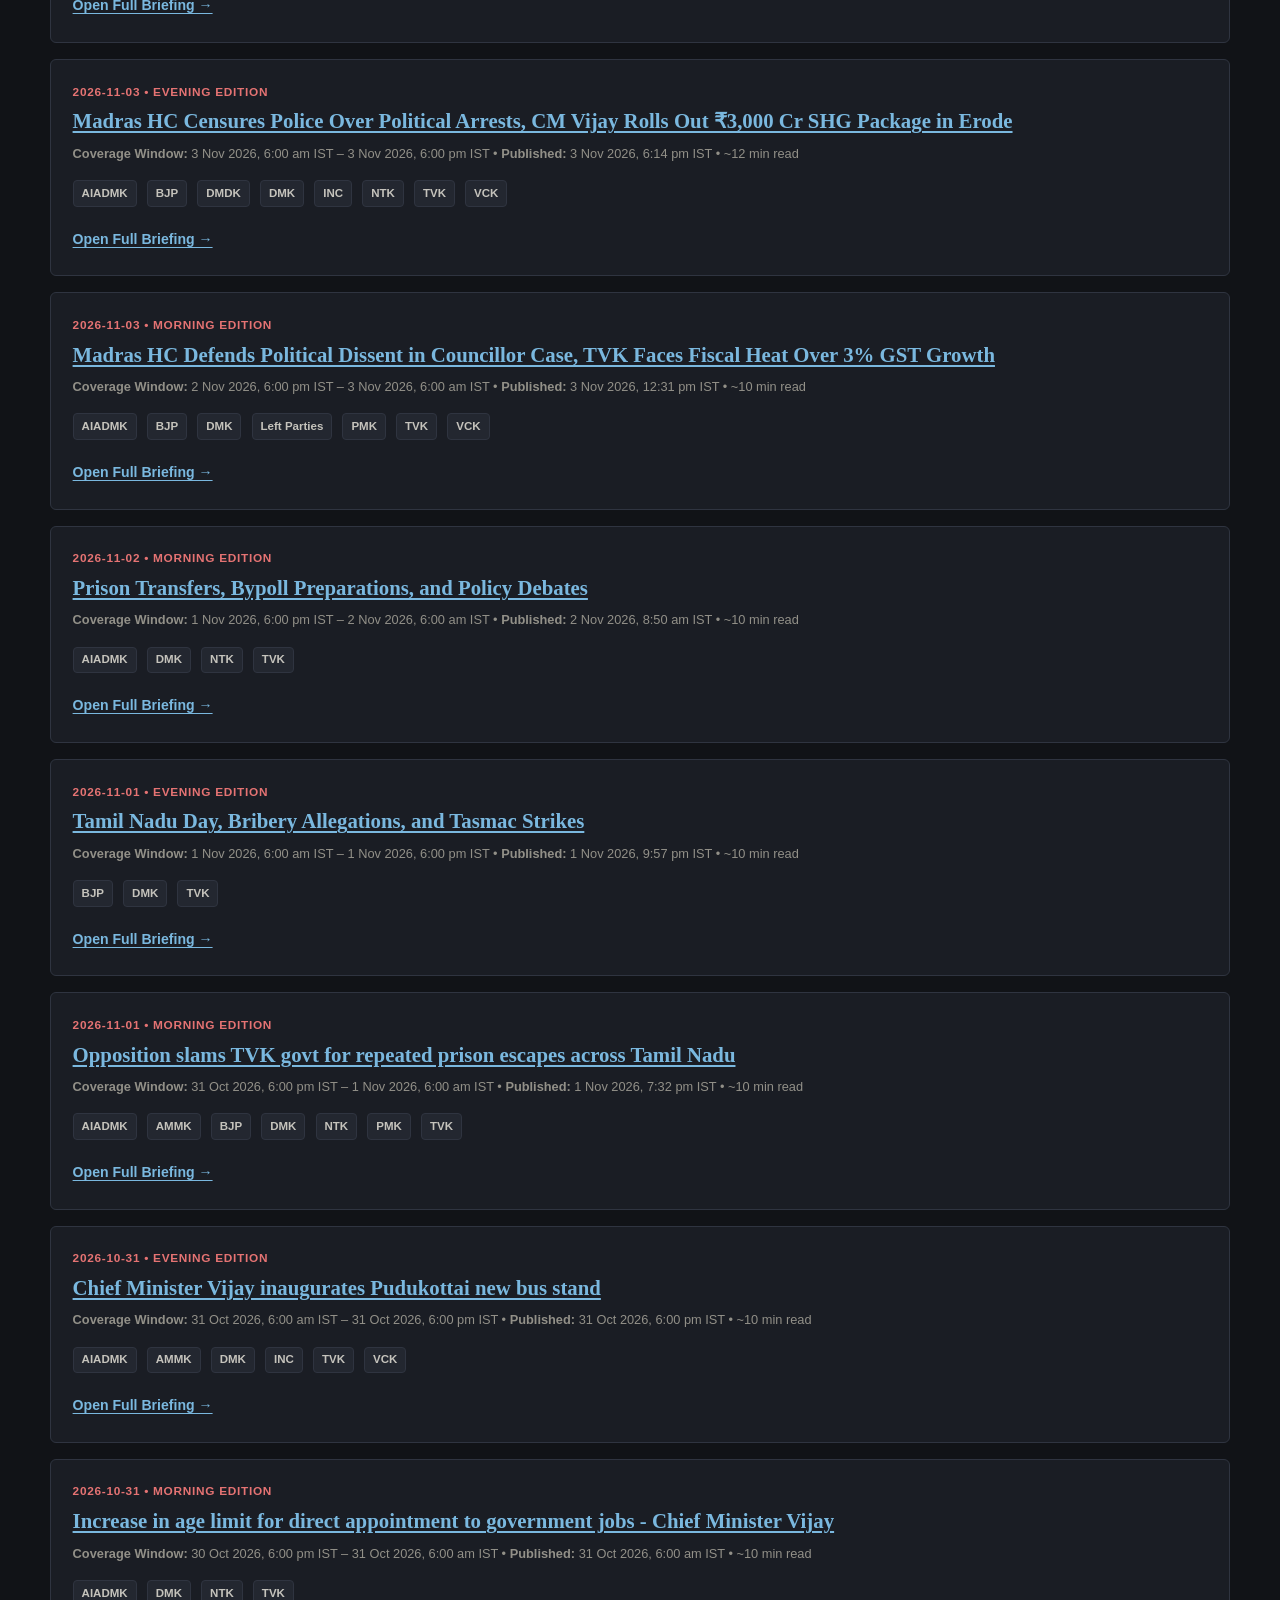
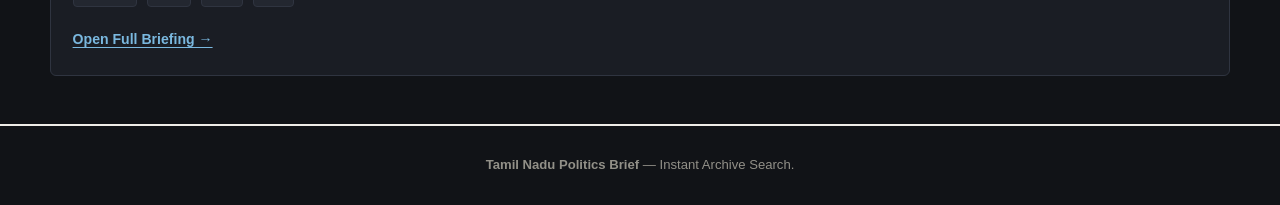
<file: search.html>
﻿<!DOCTYPE html>
<html lang="en">

<head>
    <meta charset="UTF-8">
    <meta name="viewport" content="width=device-width, initial-scale=1.0">
    <title>Keyword Search | Tamil Nadu Politics Brief</title>
    <link rel="icon" type="image/png" sizes="128x128" href="assets/images/favicon.png">
    <link rel="alternate icon" href="favicon.ico">
    <link rel="apple-touch-icon" href="assets/images/favicon.png">
    <link rel="stylesheet" href="assets/css/style.css?v=20261105_v1">
</head>

<body>
    <header class="masthead">
        <div class="container">
            <div class="masthead-utility-bar">
                <span id="ist-date-display" class="date-chip">Asia/Kolkata (IST)</span>
                <button id="theme-toggle" class="theme-btn" type="button">Dark Mode</button>
            </div>
            <div class="masthead-brand">
                <a href="index.html" class="masthead-logo-link" aria-label="Home">
                    <img src="assets/images/logo.png" alt="Tamil Nadu Politics Brief Emblem" class="masthead-logo" width="76" height="76">
                </a>
                <h1 class="masthead-title"><a href="index.html">Tamil Nadu Politics Brief</a></h1>
                <p class="masthead-tagline">"Tamil Nadu Politics. Zero Noise. 100% Verified."</p>
            </div>
            <nav class="nav-bar" aria-label="Primary Navigation">
                <a href="index.html" class="active">Latest Briefings</a>
                <a href="edition.html">Full Edition View</a>
                <a href="archive.html">Historical Archive</a>
                <a href="search.html">Keyword Search</a>
                <a href="about.html">About</a>
            </nav>
        </div>
    </header>

    <main class="container">
        <h2 style="margin-bottom:0.75rem;">Search Historical Briefings</h2>
        <div class="filter-bar" style="grid-template-columns:1fr;">
            <div>
                <label for="search-query-input">Search by Party, Leader, Policy, Issue, or District</label>
                <input type="search" id="search-query-input"
                    placeholder="Type DMK, AIADMK, TVK, BJP, Chief Minister, NEET, Assembly, Agriculture, Chennai...">
            </div>
            <div style="display:flex;flex-wrap:wrap;gap:0.4rem;margin-top:0.4rem;">
                <button type="button" class="theme-btn quick-chip" data-keyword="DMK">DMK</button>
                <button type="button" class="theme-btn quick-chip" data-keyword="AIADMK">AIADMK</button>
                <button type="button" class="theme-btn quick-chip" data-keyword="TVK">TVK</button>
                <button type="button" class="theme-btn quick-chip" data-keyword="BJP">BJP</button>
                <button type="button" class="theme-btn quick-chip" data-keyword="INC">Congress</button>
                <button type="button" class="theme-btn quick-chip" data-keyword="PMK">PMK</button>
                <button type="button" class="theme-btn quick-chip" data-keyword="NTK">NTK</button>
                <button type="button" class="theme-btn quick-chip" data-keyword="VCK">VCK</button>
                <button type="button" class="theme-btn quick-chip" data-keyword="NEET">NEET</button>
                <button type="button" class="theme-btn quick-chip" data-keyword="Assembly">Tamil Nadu Assembly</button>
                <button type="button" class="theme-btn quick-chip" data-keyword="Agriculture">Agriculture</button>
                <button type="button" class="theme-btn quick-chip" data-keyword="Chennai">Chennai</button>
            </div>
        </div>

        <div id="search-results-list"></div>
    </main>

    <footer class="footer">
        <div class="container">
            <p><strong>Tamil Nadu Politics Brief</strong> &mdash; Instant Archive Search.</p>
        </div>
    </footer>

    <script src="assets/js/app.js?v=20261105_v1"></script>
</body>

</html>
</file>
<file: assets/css/style.css>
:root {
    --bg-paper: #fcfbf9;
    --bg-card: #ffffff;
    --bg-subtle: #f3f1ec;
    --text-primary: #141413;
    --text-secondary: #4a4946;
    --text-muted: #6e6d68;
    --border-color: #d8d5ce;
    --border-strong: #141413;
    --accent-red: #8b1e1e;
    --accent-blue: #1b4965;
    --badge-verified-bg: #e6f4ea;
    --badge-verified-text: #137333;
    --badge-warn-bg: #fef7e0;
    --badge-warn-text: #b06000;
    --font-serif: "Georgia", "Times New Roman", serif;
    --font-sans: -apple-system, BlinkMacSystemFont, "Segoe UI", Roboto, sans-serif;
    --max-width: 1220px;
}

[data-theme="dark"] {
    --bg-paper: #111317;
    --bg-card: #1a1d24;
    --bg-subtle: #232730;
    --text-primary: #efede8;
    --text-secondary: #c5c3bc;
    --text-muted: #929088;
    --border-color: #2f3440;
    --border-strong: #efede8;
    --accent-red: #e57373;
    --accent-blue: #7ab8df;
    --badge-verified-bg: #1b3a26;
    --badge-verified-text: #81c995;
    --badge-warn-bg: #3d2f14;
    --badge-warn-text: #fdd663;
}

* {
    box-sizing: border-box;
    margin: 0;
    padding: 0;
}

html,
body {
    width: 100%;
    max-width: 100%;
    overflow-x: hidden;
    scroll-behavior: smooth;
}

body {
    background-color: var(--bg-paper);
    color: var(--text-primary);
    font-family: var(--font-serif);
    line-height: 1.72;
    font-size: 18px;
    -webkit-font-smoothing: antialiased;
    overflow-wrap: break-word;
    word-break: break-word;
}

a {
    color: var(--accent-blue);
    text-decoration: underline;
    text-underline-offset: 3px;
}

a:hover {
    color: var(--accent-red);
}

.container {
    width: 100%;
    max-width: var(--max-width);
    margin: 0 auto;
    padding: 0 1.25rem;
}

/* Masthead */
.masthead {
    border-bottom: 3px double var(--border-strong);
    padding: 0.75rem 0 0.65rem;
    margin-bottom: 1.35rem;
}

.masthead-utility-bar {
    display: flex;
    justify-content: space-between;
    align-items: center;
    width: 100%;
    max-width: 100%;
    box-sizing: border-box;
    flex-wrap: wrap;
    gap: 0.5rem;
    padding-bottom: 0.55rem;
    margin-bottom: 0.85rem;
    border-bottom: 1px solid var(--border-color);
}

.date-chip {
    font-family: var(--font-sans);
    font-size: 0.78rem;
    font-weight: 500;
    color: var(--text-muted);
}

.masthead-brand {
    display: flex;
    flex-direction: column;
    align-items: center;
    justify-content: center;
    text-align: center;
    margin: 0.35rem auto 0.45rem;
    width: 100%;
}

.masthead-logo-link {
    display: inline-block;
    text-decoration: none !important;
    border: none !important;
    outline: none !important;
    margin: 0 auto 0.5rem;
}

.masthead-logo {
    display: block;
    margin: 0 auto;
    width: 76px;
    height: 76px;
    border-radius: 50%;
    object-fit: cover;
    box-shadow: 0 4px 14px rgba(0, 0, 0, 0.12);
    transition: transform 0.25s ease, box-shadow 0.25s ease;
}

.masthead-logo-link:hover .masthead-logo {
    transform: scale(1.05);
    box-shadow: 0 6px 18px rgba(139, 30, 30, 0.25);
}

.masthead-title {
    text-align: center;
    font-size: clamp(1.85rem, 4.5vw, 3rem);
    font-weight: 700;
    letter-spacing: -0.5px;
    line-height: 1.15;
    margin: 0;
    width: 100%;
}

.masthead-title a {
    color: var(--text-primary) !important;
    text-decoration: none !important;
}

.masthead-title a:hover {
    color: var(--accent-red) !important;
    text-decoration: none !important;
}

.masthead-tagline {
    text-align: center;
    font-family: var(--font-sans);
    font-size: 0.9rem;
    color: var(--text-secondary);
    margin-top: 0.35rem;
}

.nav-bar {
    display: flex;
    justify-content: center;
    gap: 1.35rem;
    font-family: var(--font-sans);
    font-size: 0.84rem;
    font-weight: 600;
    text-transform: uppercase;
    letter-spacing: 0.04em;
    margin-top: 0.85rem;
    padding-top: 0.6rem;
    border-top: 1px solid var(--border-color);
    flex-wrap: wrap;
}

.nav-bar a {
    color: var(--text-primary);
    text-decoration: none;
    padding: 0.25rem 0.45rem;
    border-bottom: 2px solid transparent;
}

.nav-bar a.active,
.nav-bar a:hover {
    color: var(--accent-red);
    border-bottom-color: var(--accent-red);
}

.theme-btn {
    background: var(--bg-subtle);
    color: var(--text-primary);
    border: 1px solid var(--border-color);
    padding: 0.3rem 0.7rem;
    font-family: var(--font-sans);
    font-size: 0.76rem;
    font-weight: 600;
    border-radius: 5px;
    cursor: pointer;
}

/* Status Banner */
.status-banner {
    background: var(--bg-subtle);
    border-left: 4px solid var(--accent-blue);
    padding: 0.6rem 1rem;
    font-family: var(--font-sans);
    font-size: 0.84rem;
    color: var(--text-secondary);
    margin-bottom: 1.25rem;
    border-radius: 0 4px 4px 0;
}

/* Homepage Edition Cards Grid */
.edition-grid {
    display: grid;
    grid-template-columns: repeat(auto-fit, minmax(min(100%, 310px), 1fr));
    gap: 1.35rem;
    width: 100%;
    max-width: 100%;
    box-sizing: border-box;
    margin-bottom: 1.75rem;
}

.card {
    background: var(--bg-card);
    border: 1px solid var(--border-color);
    border-radius: 6px;
    padding: 1.35rem;
    width: 100%;
    min-width: 0;
}

.card-kicker {
    font-family: var(--font-sans);
    font-size: 0.74rem;
    font-weight: 700;
    text-transform: uppercase;
    letter-spacing: 0.06em;
    color: var(--accent-red);
    margin-bottom: 0.35rem;
}

.card h2,
.card h3 {
    font-size: 1.3rem;
    line-height: 1.32;
    margin-bottom: 0.55rem;
}

.meta-line {
    font-family: var(--font-sans);
    font-size: 0.8rem;
    line-height: 1.55;
    color: var(--text-muted);
    margin-bottom: 0.75rem;
}

.badge {
    display: inline-block;
    font-family: var(--font-sans);
    font-size: 0.72rem;
    font-weight: 600;
    padding: 0.15rem 0.5rem;
    border-radius: 4px;
    margin-right: 0.35rem;
    margin-bottom: 0.35rem;
}

.badge-verified {
    background: var(--badge-verified-bg);
    color: var(--badge-verified-text);
}

.badge-warn {
    background: var(--badge-warn-bg);
    color: var(--badge-warn-text);
}

.badge-tag {
    background: var(--bg-subtle);
    color: var(--text-secondary);
    border: 1px solid var(--border-color);
}

/* Full Edition Layout */
.edition-layout {
    display: grid;
    grid-template-columns: 220px minmax(0, 1fr);
    gap: 2rem;
    align-items: start;
    width: 100%;
}

.toc-sidebar {
    position: sticky;
    top: 1rem;
    background: var(--bg-subtle);
    border: 1px solid var(--border-color);
    border-radius: 6px;
    padding: 1rem;
    font-family: var(--font-sans);
    font-size: 0.84rem;
    width: 100%;
    min-width: 0;
}

.toc-sidebar h4 {
    text-transform: uppercase;
    font-size: 0.73rem;
    letter-spacing: 0.05em;
    margin-bottom: 0.6rem;
    color: var(--text-muted);
}

.toc-sidebar ul {
    list-style: none;
}

.toc-sidebar li {
    margin-bottom: 0.45rem;
}

.toc-sidebar a {
    text-decoration: none;
    color: var(--text-primary);
    font-weight: 500;
}

.toc-sidebar a:hover {
    color: var(--accent-red);
}

.share-actions {
    display: flex;
    flex-direction: column;
    gap: 0.45rem;
    margin-top: 0.85rem;
    padding-top: 0.85rem;
    border-top: 1px solid var(--border-color);
}

.reading-column {
    width: 100%;
    max-width: 100%;
    min-width: 0;
}

.section-block {
    margin-bottom: 2rem;
    padding-bottom: 1.25rem;
    border-bottom: 1px solid var(--border-color);
    width: 100%;
}

.section-block h2 {
    font-size: 1.45rem;
    border-bottom: 2px solid var(--border-strong);
    padding-bottom: 0.35rem;
    margin-bottom: 1rem;
}

.executive-summary-callout {
    background: var(--bg-card);
    border-left: 4px solid var(--accent);
    padding: 1.25rem 1.5rem;
    border-radius: 4px;
    margin-bottom: 1.25rem;
    font-size: 1.05rem;
    line-height: 1.7;
    border: 1px solid var(--border-color);
    border-left: 4px solid var(--accent);
}

.what-to-watch-callout {
    background: var(--bg-card);
    padding: 1.25rem 1.5rem;
    border-radius: 4px;
    margin-bottom: 1.25rem;
    font-size: 1.02rem;
    line-height: 1.7;
    border: 1px solid var(--border-color);
    border-left: 4px solid #10b981;
}

.story-item {
    background: var(--bg-card);
    border: 1px solid var(--border-color);
    border-radius: 6px;
    padding: 1.35rem 1.5rem;
    margin-bottom: 1.2rem;
    width: 100%;
    min-width: 0;
}

.story-item h3 {
    font-size: 1.25rem;
    line-height: 1.35;
    margin-bottom: 0.65rem;
}

/* Archive & Search Filter Bar */
.filter-bar {
    display: grid;
    grid-template-columns: repeat(3, 1fr);
    gap: 0.85rem;
    background: var(--bg-subtle);
    padding: 1.15rem;
    border: 1px solid var(--border-color);
    border-radius: 6px;
    margin-bottom: 1.5rem;
    font-family: var(--font-sans);
    width: 100%;
    box-sizing: border-box;
    align-items: flex-end;
}

.filter-bar > div {
    min-width: 0;
}

.archive-filter-grid {
    grid-template-columns: repeat(3, 1fr) !important;
}

.filter-bar label {
    display: block;
    font-size: 0.76rem;
    font-weight: 600;
    margin-bottom: 0.25rem;
    color: var(--text-secondary);
}

.filter-bar input,
.filter-bar select {
    width: 100%;
    min-width: 0;
    box-sizing: border-box;
    padding: 0.5rem;
    font-size: 0.88rem;
    border: 1px solid var(--border-color);
    border-radius: 4px;
    background: var(--bg-card);
    color: var(--text-primary);
}

.footer {
    border-top: 2px solid var(--border-strong);
    margin-top: 3rem;
    padding: 1.75rem 0;
    font-family: var(--font-sans);
    font-size: 0.82rem;
    color: var(--text-muted);
    text-align: center;
}

/* Strict Mobile & Android Viewport Fix (360px and up — Zero Horizontal Overflow) */

/* Active Edition Card Highlighting & Reader Visual Separation */
.card-active-edition {
    border: 2px solid var(--accent-red) !important;
    position: relative;
    box-shadow: 0 4px 18px rgba(139, 30, 30, 0.12);
}

.card-active-pill {
    display: inline-block;
    background: var(--accent-red);
    color: #ffffff;
    font-family: var(--font-sans);
    font-size: 0.68rem;
    font-weight: 700;
    text-transform: uppercase;
    letter-spacing: 0.05em;
    padding: 0.15rem 0.55rem;
    border-radius: 4px;
    margin-bottom: 0.45rem;
}

.active-edition-banner {
    background: var(--bg-subtle);
    border: 1px solid var(--border-color);
    border-left: 4px solid var(--accent-red);
    border-radius: 4px;
    padding: 0.65rem 1rem;
    margin: 1.5rem 0 1.25rem;
    font-family: var(--font-sans);
    font-size: 0.86rem;
    color: var(--text-primary);
    display: flex;
    align-items: center;
    justify-content: space-between;
}

.active-edition-banner-content {
    display: flex;
    align-items: center;
    gap: 0.55rem;
}

.active-edition-indicator {
    width: 8px;
    height: 8px;
    border-radius: 50%;
    background: var(--accent-red);
    display: inline-block;
}

/* Horizontal Edition Header Toolbar */
.edition-header-row {
    display: flex;
    justify-content: space-between;
    align-items: flex-start;
    gap: 1.25rem;
    margin-bottom: 1.35rem;
    padding-bottom: 1rem;
    border-bottom: 1px solid var(--border-color);
}

.edition-title-meta {
    flex: 1;
    min-width: 0;
}

.edition-view-title {
    font-size: clamp(1.4rem, 3.2vw, 2rem);
    line-height: 1.25;
    margin: 0 0 0.45rem;
}

.edition-toolbar {
    display: flex;
    align-items: center;
    gap: 0.45rem;
    flex-shrink: 0;
    margin-top: 0.25rem;
}

.share-btn-whatsapp {
    background: #1f8b4c !important;
    color: #ffffff !important;
    border: none !important;
}

.updated-time-chip {
    color: var(--text-muted);
    font-size: 0.85em;
}


/* Edition Pagination (Previous / Next Edition Links) */
.edition-pagination {
    display: flex;
    justify-content: space-between;
    align-items: center;
    gap: 1rem;
    margin-top: 2rem;
    padding-top: 1.25rem;
    border-top: 2px solid var(--border-color);
    font-family: var(--font-sans);
    font-size: 0.88rem;
    font-weight: 600;
}

.pagination-link {
    display: inline-flex;
    align-items: center;
    gap: 0.4rem;
    background: var(--bg-card);
    border: 1px solid var(--border-color);
    padding: 0.55rem 0.95rem;
    border-radius: 5px;
    color: var(--text-primary);
    text-decoration: none;
    transition: border-color 0.2s, color 0.2s;
}


/* Quick Filter Chips (Keyword Search) */
.quick-chip {
    transition: opacity 0.2s, background-color 0.2s, border-color 0.2s;
}

.quick-chip.is-dimmed {
    opacity: 0.35 !important;
    pointer-events: none !important;
    cursor: not-allowed !important;
    border-style: dashed !important;
    filter: grayscale(100%);
}

.pagination-link:hover {
    border-color: var(--accent-red);
    color: var(--accent-red);
}

@media (max-width: 820px) {
    body {
        font-size: 15.5px;
        line-height: 1.62;
    }

    .container {
        padding: 0 0.75rem;
    }

    .masthead {
        padding: 0.55rem 0 0.45rem;
        margin-bottom: 0.85rem;
    }

    .masthead-utility-bar {
        padding-bottom: 0.4rem;
        margin-bottom: 0.6rem;
    }

    .masthead-logo {
        width: 62px;
        height: 62px;
    }

    .masthead-title {
        font-size: 1.55rem;
    }

    .date-chip {
        font-size: 0.72rem;
    }

    .theme-btn {
        font-size: 0.72rem;
        padding: 0.22rem 0.55rem;
    }

    .masthead-tagline {
        font-size: 0.76rem;
        line-height: 1.35;
        margin-top: 0.25rem;
    }

    /* Clean wrapped navigation tabs that fit 100% inside 360px screen */
    .nav-bar {
        display: flex;
        flex-wrap: wrap;
        justify-content: center;
        gap: 0.35rem 0.65rem;
        font-size: 0.72rem;
        margin-top: 0.6rem;
        padding-top: 0.5rem;
    }

    .nav-bar a {
        padding: 0.2rem 0.3rem;
    }

    .status-banner {
        font-size: 0.76rem;
        padding: 0.5rem 0.75rem;
        margin-bottom: 1rem;
    }

    .edition-grid {
        display: flex;
        flex-direction: column;
        gap: 1rem;
    }

    .card {
        padding: 0.95rem;
    }

    .card h2,
    .card h3 {
        font-size: 1.12rem;
    }

    /* Flex column guarantees zero grid blowout on 360px screens */
    .edition-layout {
        display: flex;
        flex-direction: column;
        gap: 1rem;
        width: 100%;
    }

    .toc-sidebar {
        position: static;
        padding: 0.75rem;
        width: 100%;
    }

    .toc-sidebar ul {
        display: flex;
        flex-wrap: wrap;
        gap: 0.35rem;
    }

    .toc-sidebar li {
        margin-bottom: 0;
    }

    .toc-sidebar a {
        display: inline-block;
        background: var(--bg-card);
        border: 1px solid var(--border-color);
        padding: 0.22rem 0.5rem;
        border-radius: 4px;
        font-size: 0.72rem;
    }

    .share-actions {
        display: grid;
        grid-template-columns: repeat(3, minmax(0, 1fr));
        gap: 0.35rem;
        margin-top: 0.6rem;
        padding-top: 0.6rem;
    }

    .share-actions button {
        width: 100%;
        font-size: 0.71rem;
        padding: 0.4rem 0.2rem !important;
        margin: 0 !important;
        text-align: center;
    }

    .section-block h2 {
        font-size: 1.2rem;
    }

    .story-item {
        padding: 0.95rem;
    }

    .story-item h3 {
        font-size: 1.06rem;
    }

    .filter-bar {
        grid-template-columns: repeat(3, 1fr);
        gap: 0.5rem;
        padding: 0.75rem;
    }

    .filter-bar label {
        font-size: 0.72rem;
        white-space: nowrap;
        overflow: hidden;
        text-overflow: ellipsis;
    }

    .filter-bar input,
    .filter-bar select,
    .filter-bar button {
        font-size: 0.78rem;
        padding: 0.4rem 0.25rem;
    }
    .edition-header-row {
        flex-direction: column;
        align-items: stretch;
        gap: 0.75rem;
    }

    .edition-toolbar {
        display: grid;
        grid-template-columns: repeat(3, minmax(0, 1fr));
        width: 100%;
        gap: 0.35rem;
    }

    .edition-toolbar button {
        width: 100%;
        font-size: 0.71rem;
        padding: 0.4rem 0.2rem !important;
        text-align: center;
    }

    .edition-pagination {
        flex-direction: column;
        align-items: stretch;
    }

    .pagination-link {
        justify-content: center;
        text-align: center;
    }
}

@media print {

    .nav-bar,
    .theme-btn,
    .toc-sidebar,
    .filter-bar,
    .footer {
        display: none !important;
    }

    body {
        background: #fff;
        color: #000;
        font-size: 12pt;
    }

    .edition-layout {
        display: block;
    }
}
</file>
